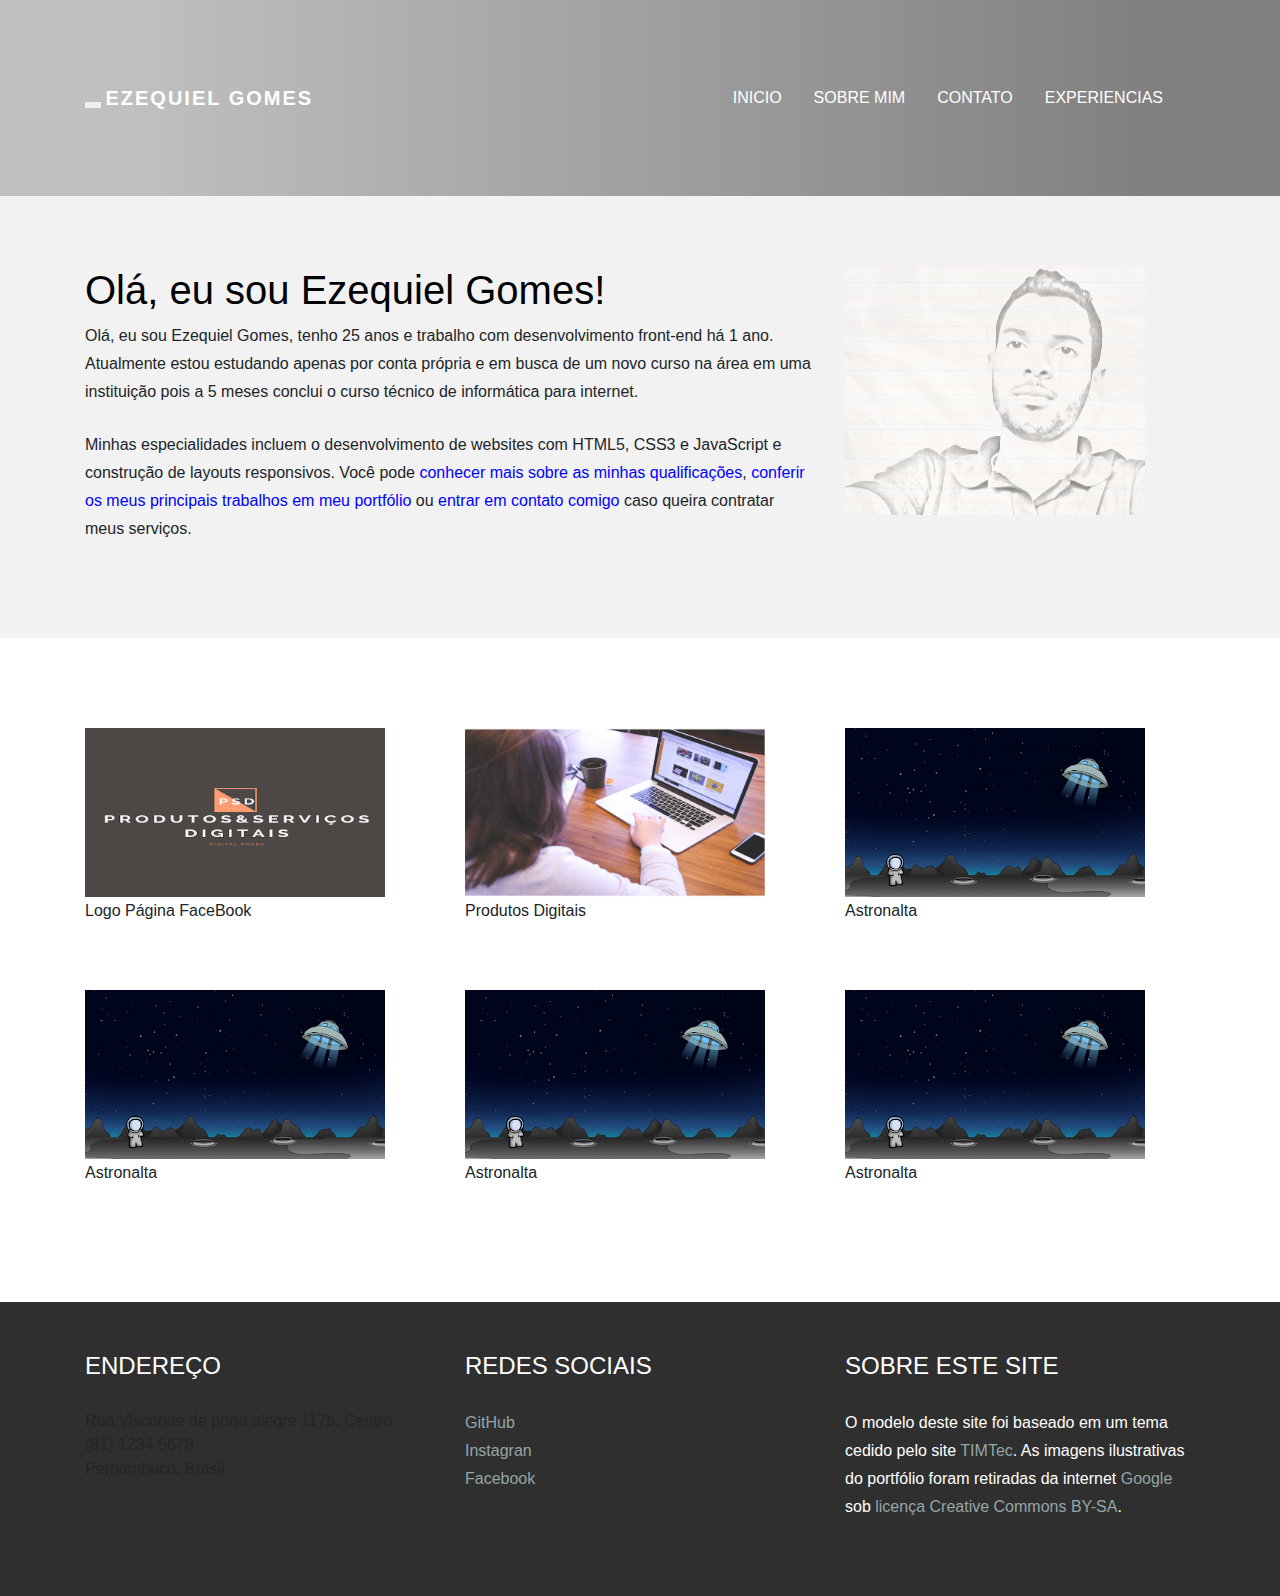
<file: index.html>
<!DOCTYPE html>
<html lang="pt-br">
	<head>
		<meta charset="UTF-8">
		 <meta http-equiv="X-UA-Compatible" content="IE=edge">
    	<meta name="viewport" content="width=device-width, initial-scale=1.0">
    	<meta name="description" content="Portfólio do desenvolvedor front-end site de teste.">
   		<meta name="author" content="Ezequiel">
		<!-- Icone do Site -->			
		<link rel="shortcut icon" href="../../docs-assets/ico/favicon.png">
	  	<meta name="viewport" content="width=device-width, initial-scale=1">
	  	<link rel="stylesheet" href="https://maxcdn.bootstrapcdn.com/bootstrap/4.1.3/css/bootstrap.min.css">
	  	<script src="https://maxcdn.bootstrapcdn.com/bootstrap/4.1.3/js/bootstrap.min.js"></script>
	  	<link href="fonts/glyphicons-halflings-regular.woff" rel="stylesheet">
	  	<script src="https://ajax.googleapis.com/ajax/libs/jquery/3.4.1/jquery.min.js"></script>
		
		<title>Ezequiel Gomes - Desenvolvedor Front-end</title>
		<!-- CSS customizado deste site -->
		<link rel="stylesheet" type="text/css" href="css/ArquivoCss.css" media="screen" />
		<!-- <link rel="stylesheet" type="text/css" href="css/bootstrap.css" media="screen" /> -->
		

					
	</head>
	
	</style>
	<body>
		<!-- Barra de navegação -->
		<header role="banner" class="navbar navbar-inverse navbar-static-top">
			<div class="container">
				<div class="navbar-header">
		          <button type="button" class="navbar-toggle" data-toggle="collapse" data-target=".navbar-collapse">
		            <span class="icon-bar"></span>
		            <span class="icon-bar"></span>
		            <span class="icon-bar"></span>
		            <span class="icon-bar"></span>
		          </button>
		          <a class="navbar-brand" href="index.html">EZEQUIEL GOMES</a>
        		</div>
        		<nav id="Menu" role="navigation" class="navbar navbar-expand-lg">
					<ul class="nav navbar-nav navbar-right">
						<li><a href="index.html" class="navbar navbar-expand-lg">Inicio</a></li>
						<li><a href="Quem_eu_sou.html" class="navbar navbar-expand-lg">Sobre mim</a></li>
						<li><a href="Contato.html" class="navbar navbar-expand-lg">Contato</a></li>
						<li><a href="Experiencias.html" class="navbar navbar-expand-lg">Experiencias</a></li>
					</ul>
				</nav>
			</div>	
		</header>

		<section id="ww" role="main">
		    <div class="container">
				<div class="row">
					<div class="col-lg-8 col-lg-offset-2 centered">
						<h1>Olá, eu sou Ezequiel Gomes!</h1>
						<p>Olá, eu sou Ezequiel Gomes, tenho 25 anos e trabalho com desenvolvimento front-end há 1 ano. Atualmente estou estudando apenas por conta própria e em busca de um novo curso na área em uma instituição pois a 5 meses conclui o curso técnico de informática para internet.</p>
						<p>Minhas especialidades incluem o desenvolvimento de websites com HTML5, CSS3 e JavaScript e construção de layouts responsivos. Você pode <a href="Quem_eu_sou.html">conhecer mais sobre as minhas qualificações</a>, <a href="Experiencias.html">conferir os meus principais trabalhos em meu portfólio</a> ou <a href="Contato.html">entrar em contato comigo</a> caso queira contratar meus serviços.</p>
					
					</div>

					<div class="col-lg-3">
						<img class="img-responsive" src="img/ezekigomes.png" alt="Atronalta perdido no espaço em algum planeta desconhecido olhando um discovoador" />
					</div>

				</div>
		    </div>
		</section>

		<aside class="container pt" role="complementary">
			<div class="row mt centered">
				<div class="col-lg-4">
					<a class="zoom blue" href="https://www.facebook.com/produtoseconteudodigital"><img class="img-responsive" src="img/LogoPaginaFaceBook.png" width="300" height="169" alt="Logo da Pagina Produtos_digitais Facebook" /></a>
					<p>Logo Página FaceBook</p>
				</div>

				<div class="col-lg-4">
					<a class="zoom blue" href="https://linktr.ee/produtosservicosdigitais"><img class="img-responsive" src="img/Produto_Digital.png" width="300" height="169" alt="Produtos Digitais Disponíel" /></a>
					<p>Produtos Digitais</p>
				</div>
				<div class="col-lg-4">
					<a class="zoom blue" href="AINDA VOU CRIAR PAGINA"><img class="img-responsive" src="img/discovoador_400x225.png" width="300" height="169" alt="Atronalta perdido no espaço em algum planeta desconhecido olhando um discovoador" /></a>
					<p>Astronalta</p>
				</div>
			</div>
			<div class="row mt centered">
				<div class="col-lg-4">
					<a class="zoom blue" href="AINDA VOU CRIAR PAGINA"><img class="img-responsive" src="img/discovoador_400x225.png" width="300" height="169" alt="Atronalta perdido no espaço em algum planeta desconhecido olhando um discovoador" /></a>
					<p>Astronalta</p>
				</div>

				<div class="col-lg-4">
					<a class="zoom blue" href="AINDA VOU CRIAR PAGINA"><img class="img-responsive" src="img/discovoador_400x225.png" width="300" height="169" alt="Atronalta perdido no espaço em algum planeta desconhecido olhando um discovoador" /></a>
					<p>Astronalta</p>
				</div>
				<div class="col-lg-4">
					<a class="zoom blue" href="AINDA VOU CRIAR PAGINA"><img class="img-responsive" src="img/discovoador_400x225.png" width="300" height="169" alt="Atronalta perdido no espaço em algum planeta desconhecido olhando um discovoador" /></a>
					<p>Astronalta</p>
				</div>
			</div>
		</aside>
		<footer id="footer" role="contentinfo">
			<div class="container">
				<div class="row">
					<div class="col-lg-4">
					<h4>Endereço</h4>
					<address>
						Rua Visconde de porto alegre 117b, Centro<br/>
						(81) 1234 5678<br/>
						Pernambuco, Brasil
					</address>
				</div>
				<div class="col-lg-4">
					<h4>Redes Sociais</h4>
					<p>
						<a href="https://github.com/ezekigomes">GitHub</a><br/>
						<a href="#">Instagran</a><br/>
						<a href="#">Facebook</a>
					</p>
				</div>

				<div class="col-lg-4">
					<h4>Sobre este site</h4>
					<p>O modelo deste site foi baseado em um tema cedido pelo site <a href="https://cursos.timtec.com.br/" target="course/desenvolvimento-de-front-end/intro">TIMTec</a>. As imagens ilustrativas do portfólio foram retiradas da internet <a href="www.google.com" target="_blank">Google</a> sob <a href="http://creativecommons.org/licenses/by-sa/3.0/" target="_blank">licença Creative Commons BY-SA</a>.</p>
				</div>

				
				</div>
			</div>
		</footer>
				
		
	</body>
	

</html>
</file>
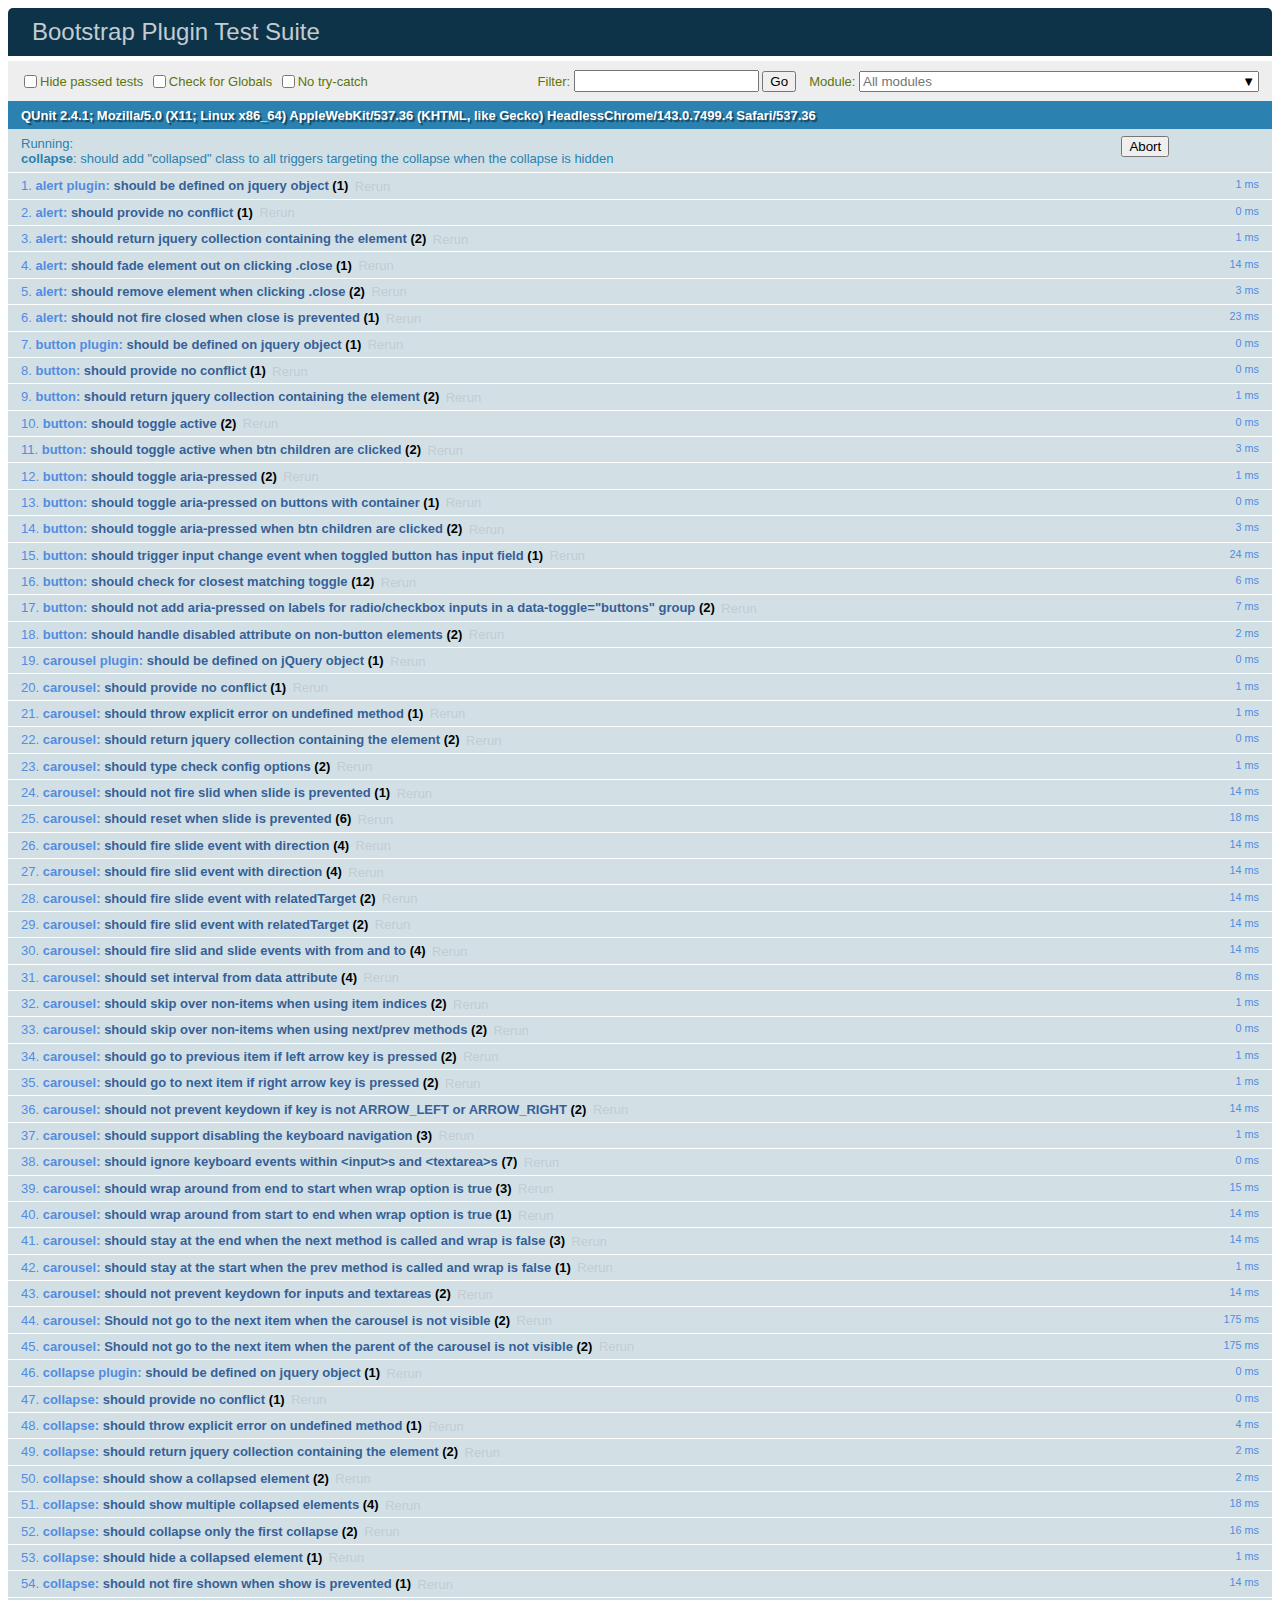
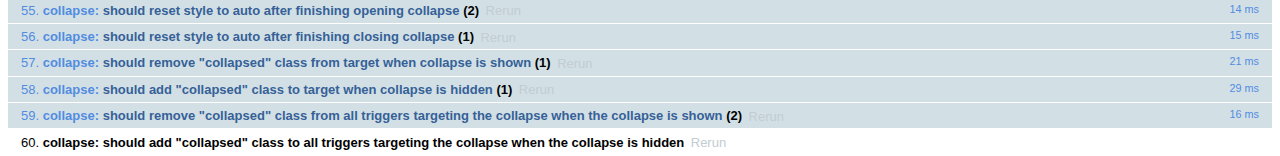
<file: bootstrap-4.0.0/bootstrap-4.0.0/js/tests/index.html>
<!doctype html>
<html lang="en">
  <head>
    <meta charset="utf-8">
    <meta name="viewport" content="width=device-width, initial-scale=1, shrink-to-fit=no">
    <title>Bootstrap Plugin Test Suite</title>

    <!-- jQuery -->
    <script>
      (function () {
        var path = '../../assets/js/vendor/jquery-slim.min.js'
        // get jquery param from the query string.
        var jQueryVersion = location.search.match(/[?&]jquery=(.*?)(?=&|$)/)

        // If a version was specified, use that version from our vendor folder
        if (jQueryVersion) {
          path = 'vendor/jquery-' + jQueryVersion[1] + '.min.js'
        }
        document.write('<script src="' + path + '"><\/script>')
      }())
    </script>
    <script src="../../assets/js/vendor/popper.min.js"></script>

    <!-- QUnit -->
    <link rel="stylesheet" href="vendor/qunit.css" media="screen">
    <script src="vendor/qunit.js"></script>

    <script>
      // Disable jQuery event aliases to ensure we don't accidentally use any of them
      [
        'blur',
        'focus',
        'focusin',
        'focusout',
        'resize',
        'scroll',
        'click',
        'dblclick',
        'mousedown',
        'mouseup',
        'mousemove',
        'mouseover',
        'mouseout',
        'mouseenter',
        'mouseleave',
        'change',
        'select',
        'submit',
        'keydown',
        'keypress',
        'keyup',
        'contextmenu'
      ].forEach(function(eventAlias) {
        $.fn[eventAlias] = function() {
          throw new Error('Using the ".' + eventAlias + '()" method is not allowed, so that Bootstrap can be compatible with custom jQuery builds which exclude the "event aliases" module that defines said method. See https://github.com/twbs/bootstrap/blob/master/CONTRIBUTING.md#js')
        }
      })

      // Require assert.expect in each test
      QUnit.config.requireExpects = true

      // See https://github.com/axemclion/grunt-saucelabs#test-result-details-with-qunit
      var log = []
      var testName

      QUnit.done(function(testResults) {
        var tests = []
        for (var i = 0; i < log.length; i++) {
          var details = log[i]
          tests.push({
            name: details.name,
            result: details.result,
            expected: details.expected,
            actual: details.actual,
            source: details.source
          })
        }
        testResults.tests = tests

        window.global_test_results = testResults
      })

      QUnit.testStart(function(testDetails) {
        QUnit.log(function(details) {
          if (!details.result) {
            details.name = testDetails.name
            log.push(details)
          }
        })
      })

      // Display fixture on-screen on iOS to avoid false positives
      // See https://github.com/twbs/bootstrap/pull/15955
      if (/iPhone|iPad|iPod/.test(navigator.userAgent)) {
        QUnit.begin(function() {
          $('#qunit-fixture').css({ top: 0, left: 0 })
        })

        QUnit.done(function() {
          $('#qunit-fixture').css({ top: '', left: '' })
        })
      }
    </script>

    <!-- Transpiled Plugins -->
    <script src="../dist/util.js"></script>
    <script src="../dist/alert.js"></script>
    <script src="../dist/button.js"></script>
    <script src="../dist/carousel.js"></script>
    <script src="../dist/collapse.js"></script>
    <script src="../dist/dropdown.js"></script>
    <script src="../dist/modal.js"></script>
    <script src="../dist/scrollspy.js"></script>
    <script src="../dist/tab.js"></script>
    <script src="../dist/tooltip.js"></script>
    <script src="../dist/popover.js"></script>

    <!-- Unit Tests -->
    <script src="unit/alert.js"></script>
    <script src="unit/button.js"></script>
    <script src="unit/carousel.js"></script>
    <script src="unit/collapse.js"></script>
    <script src="unit/dropdown.js"></script>
    <script src="unit/modal.js"></script>
    <script src="unit/scrollspy.js"></script>
    <script src="unit/tab.js"></script>
    <script src="unit/tooltip.js"></script>
    <script src="unit/popover.js"></script>
    <script src="unit/util.js"></script>
  </head>
  <body>
    <div id="qunit-container">
      <div id="qunit"></div>
      <div id="qunit-fixture"></div>
    </div>
  </body>
</html>
</file>
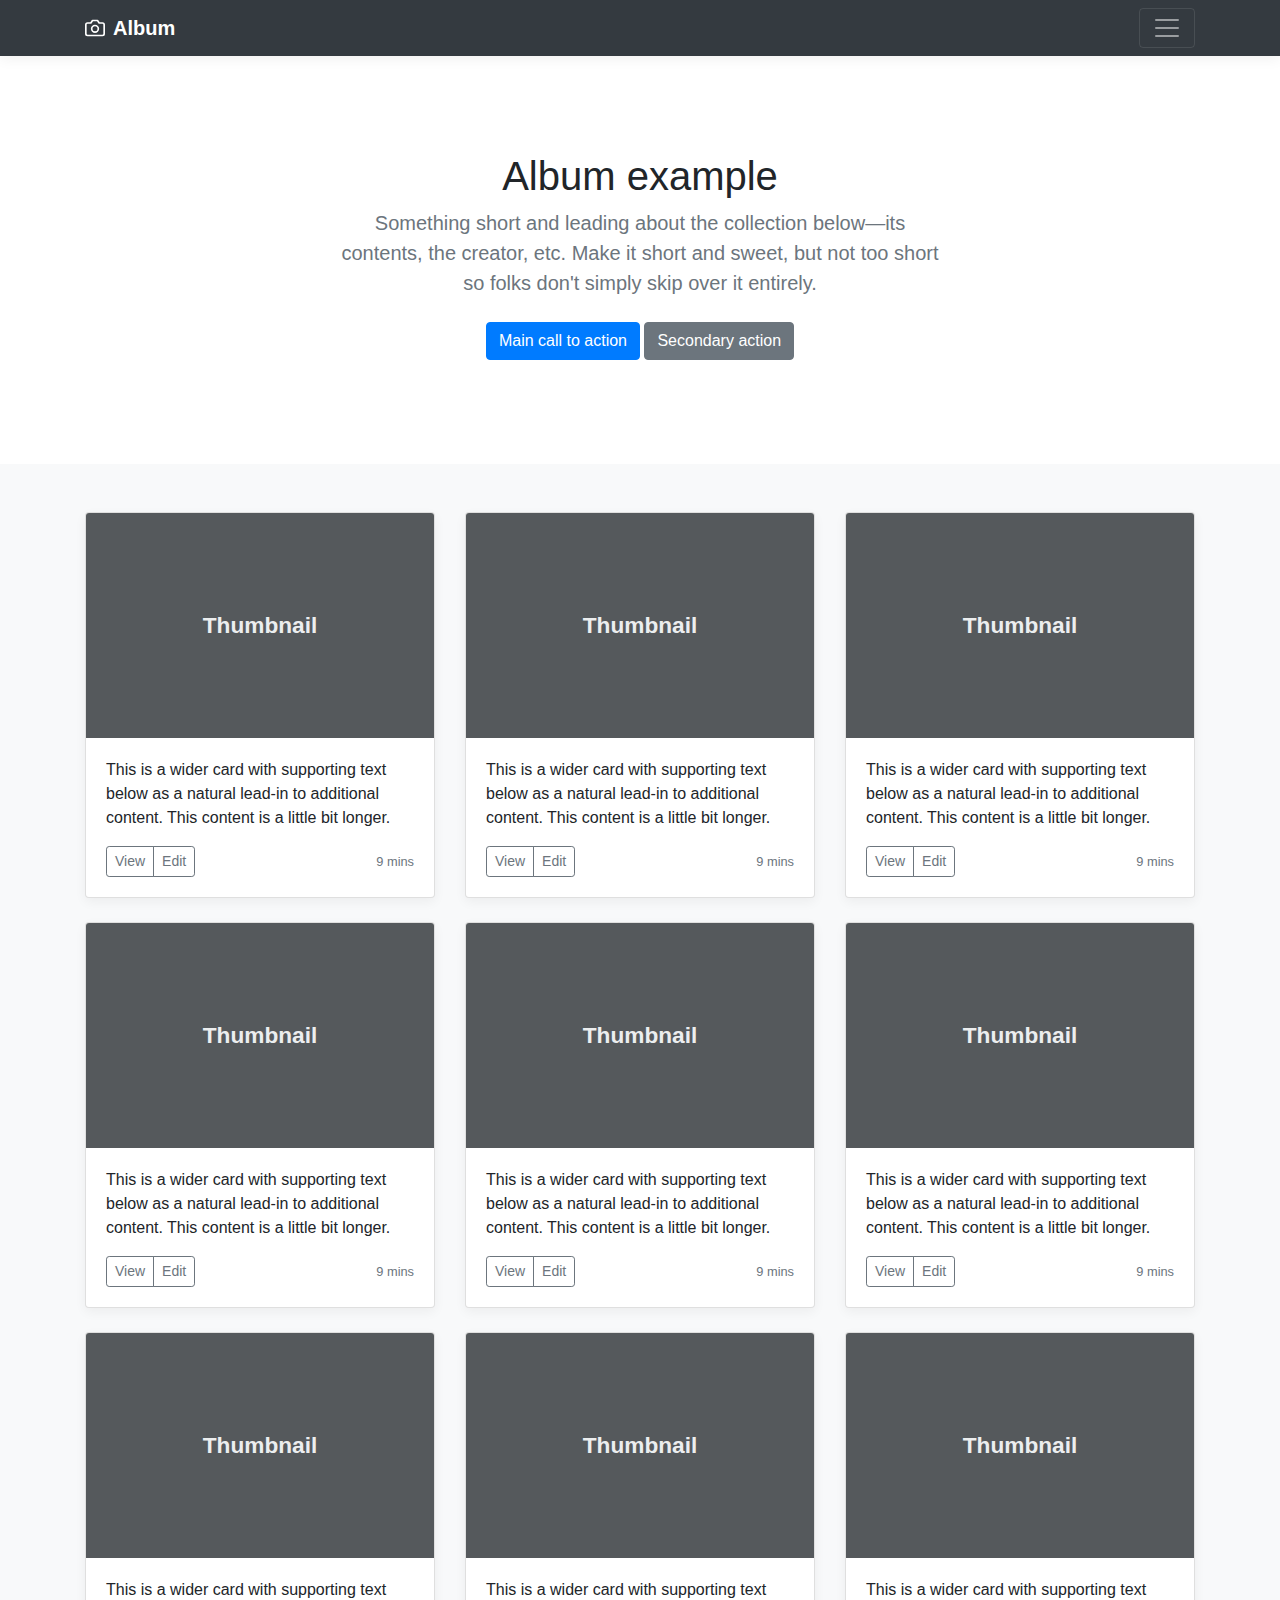
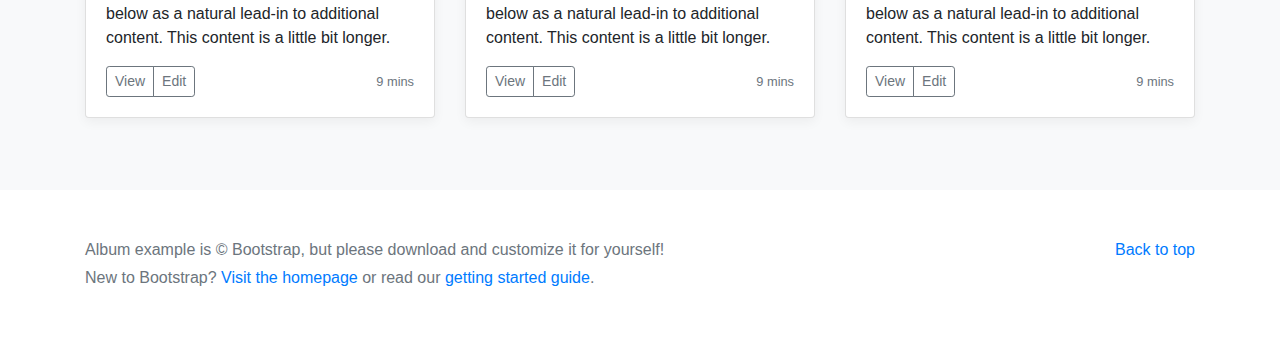
<file: bootstrap-4.0.0/bootstrap-4.0.0/docs/4.0/examples/album/index.html>
<!doctype html>
<html lang="en">
  <head>
    <meta charset="utf-8">
    <meta name="viewport" content="width=device-width, initial-scale=1, shrink-to-fit=no">
    <meta name="description" content="">
    <meta name="author" content="">
    <link rel="icon" href="../../../../favicon.ico">

    <title>Album example for Bootstrap</title>

    <!-- Bootstrap core CSS -->
    <link href="../../../../dist/css/bootstrap.min.css" rel="stylesheet">

    <!-- Custom styles for this template -->
    <link href="album.css" rel="stylesheet">
  </head>

  <body>

    <header>
      <div class="collapse bg-dark" id="navbarHeader">
        <div class="container">
          <div class="row">
            <div class="col-sm-8 col-md-7 py-4">
              <h4 class="text-white">About</h4>
              <p class="text-muted">Add some information about the album below, the author, or any other background context. Make it a few sentences long so folks can pick up some informative tidbits. Then, link them off to some social networking sites or contact information.</p>
            </div>
            <div class="col-sm-4 offset-md-1 py-4">
              <h4 class="text-white">Contact</h4>
              <ul class="list-unstyled">
                <li><a href="#" class="text-white">Follow on Twitter</a></li>
                <li><a href="#" class="text-white">Like on Facebook</a></li>
                <li><a href="#" class="text-white">Email me</a></li>
              </ul>
            </div>
          </div>
        </div>
      </div>
      <div class="navbar navbar-dark bg-dark box-shadow">
        <div class="container d-flex justify-content-between">
          <a href="#" class="navbar-brand d-flex align-items-center">
            <svg xmlns="http://www.w3.org/2000/svg" width="20" height="20" viewBox="0 0 24 24" fill="none" stroke="currentColor" stroke-width="2" stroke-linecap="round" stroke-linejoin="round" class="mr-2"><path d="M23 19a2 2 0 0 1-2 2H3a2 2 0 0 1-2-2V8a2 2 0 0 1 2-2h4l2-3h6l2 3h4a2 2 0 0 1 2 2z"></path><circle cx="12" cy="13" r="4"></circle></svg>
            <strong>Album</strong>
          </a>
          <button class="navbar-toggler" type="button" data-toggle="collapse" data-target="#navbarHeader" aria-controls="navbarHeader" aria-expanded="false" aria-label="Toggle navigation">
            <span class="navbar-toggler-icon"></span>
          </button>
        </div>
      </div>
    </header>

    <main role="main">

      <section class="jumbotron text-center">
        <div class="container">
          <h1 class="jumbotron-heading">Album example</h1>
          <p class="lead text-muted">Something short and leading about the collection below—its contents, the creator, etc. Make it short and sweet, but not too short so folks don't simply skip over it entirely.</p>
          <p>
            <a href="#" class="btn btn-primary my-2">Main call to action</a>
            <a href="#" class="btn btn-secondary my-2">Secondary action</a>
          </p>
        </div>
      </section>

      <div class="album py-5 bg-light">
        <div class="container">

          <div class="row">
            <div class="col-md-4">
              <div class="card mb-4 box-shadow">
                <img class="card-img-top" data-src="holder.js/100px225?theme=thumb&bg=55595c&fg=eceeef&text=Thumbnail" alt="Card image cap">
                <div class="card-body">
                  <p class="card-text">This is a wider card with supporting text below as a natural lead-in to additional content. This content is a little bit longer.</p>
                  <div class="d-flex justify-content-between align-items-center">
                    <div class="btn-group">
                      <button type="button" class="btn btn-sm btn-outline-secondary">View</button>
                      <button type="button" class="btn btn-sm btn-outline-secondary">Edit</button>
                    </div>
                    <small class="text-muted">9 mins</small>
                  </div>
                </div>
              </div>
            </div>
            <div class="col-md-4">
              <div class="card mb-4 box-shadow">
                <img class="card-img-top" data-src="holder.js/100px225?theme=thumb&bg=55595c&fg=eceeef&text=Thumbnail" alt="Card image cap">
                <div class="card-body">
                  <p class="card-text">This is a wider card with supporting text below as a natural lead-in to additional content. This content is a little bit longer.</p>
                  <div class="d-flex justify-content-between align-items-center">
                    <div class="btn-group">
                      <button type="button" class="btn btn-sm btn-outline-secondary">View</button>
                      <button type="button" class="btn btn-sm btn-outline-secondary">Edit</button>
                    </div>
                    <small class="text-muted">9 mins</small>
                  </div>
                </div>
              </div>
            </div>
            <div class="col-md-4">
              <div class="card mb-4 box-shadow">
                <img class="card-img-top" data-src="holder.js/100px225?theme=thumb&bg=55595c&fg=eceeef&text=Thumbnail" alt="Card image cap">
                <div class="card-body">
                  <p class="card-text">This is a wider card with supporting text below as a natural lead-in to additional content. This content is a little bit longer.</p>
                  <div class="d-flex justify-content-between align-items-center">
                    <div class="btn-group">
                      <button type="button" class="btn btn-sm btn-outline-secondary">View</button>
                      <button type="button" class="btn btn-sm btn-outline-secondary">Edit</button>
                    </div>
                    <small class="text-muted">9 mins</small>
                  </div>
                </div>
              </div>
            </div>

            <div class="col-md-4">
              <div class="card mb-4 box-shadow">
                <img class="card-img-top" data-src="holder.js/100px225?theme=thumb&bg=55595c&fg=eceeef&text=Thumbnail" alt="Card image cap">
                <div class="card-body">
                  <p class="card-text">This is a wider card with supporting text below as a natural lead-in to additional content. This content is a little bit longer.</p>
                  <div class="d-flex justify-content-between align-items-center">
                    <div class="btn-group">
                      <button type="button" class="btn btn-sm btn-outline-secondary">View</button>
                      <button type="button" class="btn btn-sm btn-outline-secondary">Edit</button>
                    </div>
                    <small class="text-muted">9 mins</small>
                  </div>
                </div>
              </div>
            </div>
            <div class="col-md-4">
              <div class="card mb-4 box-shadow">
                <img class="card-img-top" data-src="holder.js/100px225?theme=thumb&bg=55595c&fg=eceeef&text=Thumbnail" alt="Card image cap">
                <div class="card-body">
                  <p class="card-text">This is a wider card with supporting text below as a natural lead-in to additional content. This content is a little bit longer.</p>
                  <div class="d-flex justify-content-between align-items-center">
                    <div class="btn-group">
                      <button type="button" class="btn btn-sm btn-outline-secondary">View</button>
                      <button type="button" class="btn btn-sm btn-outline-secondary">Edit</button>
                    </div>
                    <small class="text-muted">9 mins</small>
                  </div>
                </div>
              </div>
            </div>
            <div class="col-md-4">
              <div class="card mb-4 box-shadow">
                <img class="card-img-top" data-src="holder.js/100px225?theme=thumb&bg=55595c&fg=eceeef&text=Thumbnail" alt="Card image cap">
                <div class="card-body">
                  <p class="card-text">This is a wider card with supporting text below as a natural lead-in to additional content. This content is a little bit longer.</p>
                  <div class="d-flex justify-content-between align-items-center">
                    <div class="btn-group">
                      <button type="button" class="btn btn-sm btn-outline-secondary">View</button>
                      <button type="button" class="btn btn-sm btn-outline-secondary">Edit</button>
                    </div>
                    <small class="text-muted">9 mins</small>
                  </div>
                </div>
              </div>
            </div>

            <div class="col-md-4">
              <div class="card mb-4 box-shadow">
                <img class="card-img-top" data-src="holder.js/100px225?theme=thumb&bg=55595c&fg=eceeef&text=Thumbnail" alt="Card image cap">
                <div class="card-body">
                  <p class="card-text">This is a wider card with supporting text below as a natural lead-in to additional content. This content is a little bit longer.</p>
                  <div class="d-flex justify-content-between align-items-center">
                    <div class="btn-group">
                      <button type="button" class="btn btn-sm btn-outline-secondary">View</button>
                      <button type="button" class="btn btn-sm btn-outline-secondary">Edit</button>
                    </div>
                    <small class="text-muted">9 mins</small>
                  </div>
                </div>
              </div>
            </div>
            <div class="col-md-4">
              <div class="card mb-4 box-shadow">
                <img class="card-img-top" data-src="holder.js/100px225?theme=thumb&bg=55595c&fg=eceeef&text=Thumbnail" alt="Card image cap">
                <div class="card-body">
                  <p class="card-text">This is a wider card with supporting text below as a natural lead-in to additional content. This content is a little bit longer.</p>
                  <div class="d-flex justify-content-between align-items-center">
                    <div class="btn-group">
                      <button type="button" class="btn btn-sm btn-outline-secondary">View</button>
                      <button type="button" class="btn btn-sm btn-outline-secondary">Edit</button>
                    </div>
                    <small class="text-muted">9 mins</small>
                  </div>
                </div>
              </div>
            </div>
            <div class="col-md-4">
              <div class="card mb-4 box-shadow">
                <img class="card-img-top" data-src="holder.js/100px225?theme=thumb&bg=55595c&fg=eceeef&text=Thumbnail" alt="Card image cap">
                <div class="card-body">
                  <p class="card-text">This is a wider card with supporting text below as a natural lead-in to additional content. This content is a little bit longer.</p>
                  <div class="d-flex justify-content-between align-items-center">
                    <div class="btn-group">
                      <button type="button" class="btn btn-sm btn-outline-secondary">View</button>
                      <button type="button" class="btn btn-sm btn-outline-secondary">Edit</button>
                    </div>
                    <small class="text-muted">9 mins</small>
                  </div>
                </div>
              </div>
            </div>
          </div>
        </div>
      </div>

    </main>

    <footer class="text-muted">
      <div class="container">
        <p class="float-right">
          <a href="#">Back to top</a>
        </p>
        <p>Album example is &copy; Bootstrap, but please download and customize it for yourself!</p>
        <p>New to Bootstrap? <a href="../../">Visit the homepage</a> or read our <a href="../../getting-started/">getting started guide</a>.</p>
      </div>
    </footer>

    <!-- Bootstrap core JavaScript
    ================================================== -->
    <!-- Placed at the end of the document so the pages load faster -->
    <script src="https://code.jquery.com/jquery-3.2.1.slim.min.js" integrity="sha384-KJ3o2DKtIkvYIK3UENzmM7KCkRr/rE9/Qpg6aAZGJwFDMVNA/GpGFF93hXpG5KkN" crossorigin="anonymous"></script>
    <script>window.jQuery || document.write('<script src="../../../../assets/js/vendor/jquery-slim.min.js"><\/script>')</script>
    <script src="../../../../assets/js/vendor/popper.min.js"></script>
    <script src="../../../../dist/js/bootstrap.min.js"></script>
    <script src="../../../../assets/js/vendor/holder.min.js"></script>
  </body>
</html>
</file>
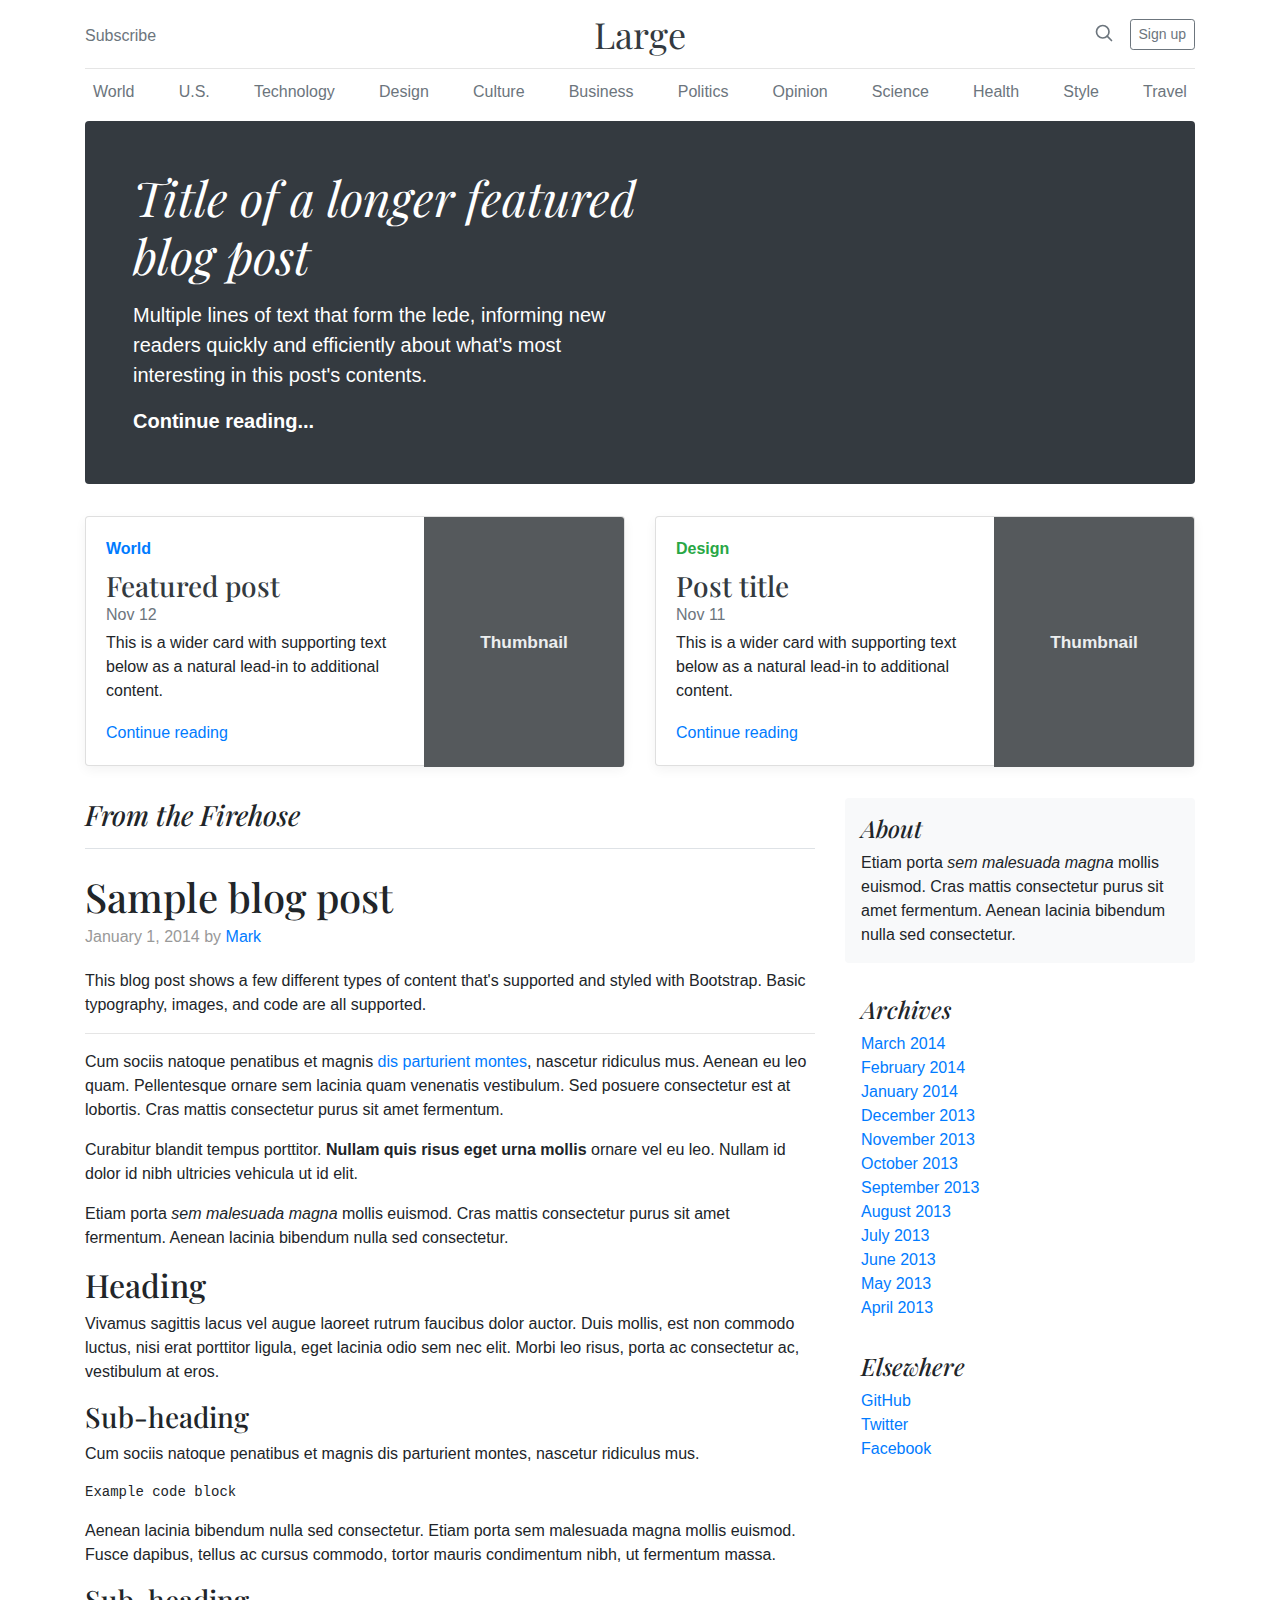
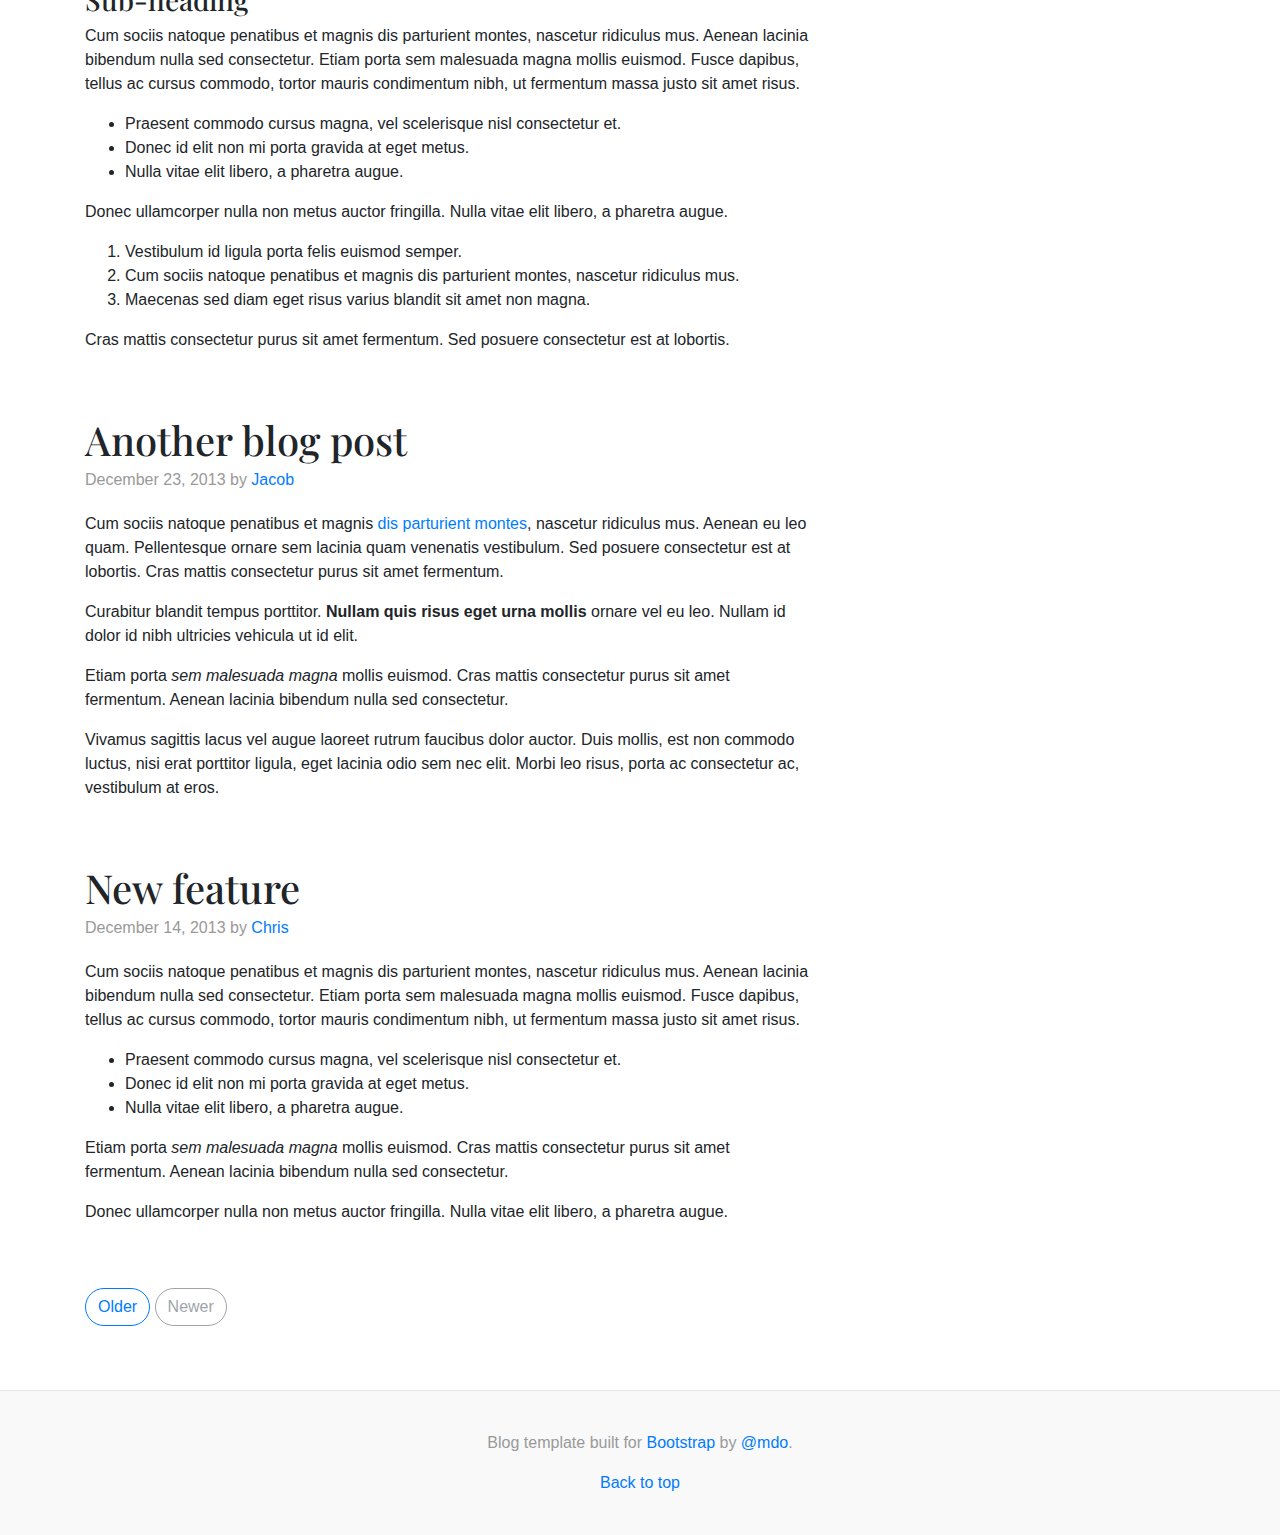
<file: bootstrap-4.0.0/bootstrap-4.0.0/docs/4.0/examples/blog/index.html>
<!doctype html>
<html lang="en">
  <head>
    <meta charset="utf-8">
    <meta name="viewport" content="width=device-width, initial-scale=1, shrink-to-fit=no">
    <meta name="description" content="">
    <meta name="author" content="">
    <link rel="icon" href="../../../../favicon.ico">

    <title>Blog Template for Bootstrap</title>

    <!-- Bootstrap core CSS -->
    <link href="../../../../dist/css/bootstrap.min.css" rel="stylesheet">

    <!-- Custom styles for this template -->
    <link href="https://fonts.googleapis.com/css?family=Playfair+Display:700,900" rel="stylesheet">
    <link href="blog.css" rel="stylesheet">
  </head>

  <body>

    <div class="container">
      <header class="blog-header py-3">
        <div class="row flex-nowrap justify-content-between align-items-center">
          <div class="col-4 pt-1">
            <a class="text-muted" href="#">Subscribe</a>
          </div>
          <div class="col-4 text-center">
            <a class="blog-header-logo text-dark" href="#">Large</a>
          </div>
          <div class="col-4 d-flex justify-content-end align-items-center">
            <a class="text-muted" href="#">
              <svg xmlns="http://www.w3.org/2000/svg" width="20" height="20" viewBox="0 0 24 24" fill="none" stroke="currentColor" stroke-width="2" stroke-linecap="round" stroke-linejoin="round" class="mx-3"><circle cx="10.5" cy="10.5" r="7.5"></circle><line x1="21" y1="21" x2="15.8" y2="15.8"></line></svg>
            </a>
            <a class="btn btn-sm btn-outline-secondary" href="#">Sign up</a>
          </div>
        </div>
      </header>

      <div class="nav-scroller py-1 mb-2">
        <nav class="nav d-flex justify-content-between">
          <a class="p-2 text-muted" href="#">World</a>
          <a class="p-2 text-muted" href="#">U.S.</a>
          <a class="p-2 text-muted" href="#">Technology</a>
          <a class="p-2 text-muted" href="#">Design</a>
          <a class="p-2 text-muted" href="#">Culture</a>
          <a class="p-2 text-muted" href="#">Business</a>
          <a class="p-2 text-muted" href="#">Politics</a>
          <a class="p-2 text-muted" href="#">Opinion</a>
          <a class="p-2 text-muted" href="#">Science</a>
          <a class="p-2 text-muted" href="#">Health</a>
          <a class="p-2 text-muted" href="#">Style</a>
          <a class="p-2 text-muted" href="#">Travel</a>
        </nav>
      </div>

      <div class="jumbotron p-3 p-md-5 text-white rounded bg-dark">
        <div class="col-md-6 px-0">
          <h1 class="display-4 font-italic">Title of a longer featured blog post</h1>
          <p class="lead my-3">Multiple lines of text that form the lede, informing new readers quickly and efficiently about what's most interesting in this post's contents.</p>
          <p class="lead mb-0"><a href="#" class="text-white font-weight-bold">Continue reading...</a></p>
        </div>
      </div>

      <div class="row mb-2">
        <div class="col-md-6">
          <div class="card flex-md-row mb-4 box-shadow h-md-250">
            <div class="card-body d-flex flex-column align-items-start">
              <strong class="d-inline-block mb-2 text-primary">World</strong>
              <h3 class="mb-0">
                <a class="text-dark" href="#">Featured post</a>
              </h3>
              <div class="mb-1 text-muted">Nov 12</div>
              <p class="card-text mb-auto">This is a wider card with supporting text below as a natural lead-in to additional content.</p>
              <a href="#">Continue reading</a>
            </div>
            <img class="card-img-right flex-auto d-none d-md-block" data-src="holder.js/200x250?theme=thumb" alt="Card image cap">
          </div>
        </div>
        <div class="col-md-6">
          <div class="card flex-md-row mb-4 box-shadow h-md-250">
            <div class="card-body d-flex flex-column align-items-start">
              <strong class="d-inline-block mb-2 text-success">Design</strong>
              <h3 class="mb-0">
                <a class="text-dark" href="#">Post title</a>
              </h3>
              <div class="mb-1 text-muted">Nov 11</div>
              <p class="card-text mb-auto">This is a wider card with supporting text below as a natural lead-in to additional content.</p>
              <a href="#">Continue reading</a>
            </div>
            <img class="card-img-right flex-auto d-none d-md-block" data-src="holder.js/200x250?theme=thumb" alt="Card image cap">
          </div>
        </div>
      </div>
    </div>

    <main role="main" class="container">
      <div class="row">
        <div class="col-md-8 blog-main">
          <h3 class="pb-3 mb-4 font-italic border-bottom">
            From the Firehose
          </h3>

          <div class="blog-post">
            <h2 class="blog-post-title">Sample blog post</h2>
            <p class="blog-post-meta">January 1, 2014 by <a href="#">Mark</a></p>

            <p>This blog post shows a few different types of content that's supported and styled with Bootstrap. Basic typography, images, and code are all supported.</p>
            <hr>
            <p>Cum sociis natoque penatibus et magnis <a href="#">dis parturient montes</a>, nascetur ridiculus mus. Aenean eu leo quam. Pellentesque ornare sem lacinia quam venenatis vestibulum. Sed posuere consectetur est at lobortis. Cras mattis consectetur purus sit amet fermentum.</p>
            <blockquote>
              <p>Curabitur blandit tempus porttitor. <strong>Nullam quis risus eget urna mollis</strong> ornare vel eu leo. Nullam id dolor id nibh ultricies vehicula ut id elit.</p>
            </blockquote>
            <p>Etiam porta <em>sem malesuada magna</em> mollis euismod. Cras mattis consectetur purus sit amet fermentum. Aenean lacinia bibendum nulla sed consectetur.</p>
            <h2>Heading</h2>
            <p>Vivamus sagittis lacus vel augue laoreet rutrum faucibus dolor auctor. Duis mollis, est non commodo luctus, nisi erat porttitor ligula, eget lacinia odio sem nec elit. Morbi leo risus, porta ac consectetur ac, vestibulum at eros.</p>
            <h3>Sub-heading</h3>
            <p>Cum sociis natoque penatibus et magnis dis parturient montes, nascetur ridiculus mus.</p>
            <pre><code>Example code block</code></pre>
            <p>Aenean lacinia bibendum nulla sed consectetur. Etiam porta sem malesuada magna mollis euismod. Fusce dapibus, tellus ac cursus commodo, tortor mauris condimentum nibh, ut fermentum massa.</p>
            <h3>Sub-heading</h3>
            <p>Cum sociis natoque penatibus et magnis dis parturient montes, nascetur ridiculus mus. Aenean lacinia bibendum nulla sed consectetur. Etiam porta sem malesuada magna mollis euismod. Fusce dapibus, tellus ac cursus commodo, tortor mauris condimentum nibh, ut fermentum massa justo sit amet risus.</p>
            <ul>
              <li>Praesent commodo cursus magna, vel scelerisque nisl consectetur et.</li>
              <li>Donec id elit non mi porta gravida at eget metus.</li>
              <li>Nulla vitae elit libero, a pharetra augue.</li>
            </ul>
            <p>Donec ullamcorper nulla non metus auctor fringilla. Nulla vitae elit libero, a pharetra augue.</p>
            <ol>
              <li>Vestibulum id ligula porta felis euismod semper.</li>
              <li>Cum sociis natoque penatibus et magnis dis parturient montes, nascetur ridiculus mus.</li>
              <li>Maecenas sed diam eget risus varius blandit sit amet non magna.</li>
            </ol>
            <p>Cras mattis consectetur purus sit amet fermentum. Sed posuere consectetur est at lobortis.</p>
          </div><!-- /.blog-post -->

          <div class="blog-post">
            <h2 class="blog-post-title">Another blog post</h2>
            <p class="blog-post-meta">December 23, 2013 by <a href="#">Jacob</a></p>

            <p>Cum sociis natoque penatibus et magnis <a href="#">dis parturient montes</a>, nascetur ridiculus mus. Aenean eu leo quam. Pellentesque ornare sem lacinia quam venenatis vestibulum. Sed posuere consectetur est at lobortis. Cras mattis consectetur purus sit amet fermentum.</p>
            <blockquote>
              <p>Curabitur blandit tempus porttitor. <strong>Nullam quis risus eget urna mollis</strong> ornare vel eu leo. Nullam id dolor id nibh ultricies vehicula ut id elit.</p>
            </blockquote>
            <p>Etiam porta <em>sem malesuada magna</em> mollis euismod. Cras mattis consectetur purus sit amet fermentum. Aenean lacinia bibendum nulla sed consectetur.</p>
            <p>Vivamus sagittis lacus vel augue laoreet rutrum faucibus dolor auctor. Duis mollis, est non commodo luctus, nisi erat porttitor ligula, eget lacinia odio sem nec elit. Morbi leo risus, porta ac consectetur ac, vestibulum at eros.</p>
          </div><!-- /.blog-post -->

          <div class="blog-post">
            <h2 class="blog-post-title">New feature</h2>
            <p class="blog-post-meta">December 14, 2013 by <a href="#">Chris</a></p>

            <p>Cum sociis natoque penatibus et magnis dis parturient montes, nascetur ridiculus mus. Aenean lacinia bibendum nulla sed consectetur. Etiam porta sem malesuada magna mollis euismod. Fusce dapibus, tellus ac cursus commodo, tortor mauris condimentum nibh, ut fermentum massa justo sit amet risus.</p>
            <ul>
              <li>Praesent commodo cursus magna, vel scelerisque nisl consectetur et.</li>
              <li>Donec id elit non mi porta gravida at eget metus.</li>
              <li>Nulla vitae elit libero, a pharetra augue.</li>
            </ul>
            <p>Etiam porta <em>sem malesuada magna</em> mollis euismod. Cras mattis consectetur purus sit amet fermentum. Aenean lacinia bibendum nulla sed consectetur.</p>
            <p>Donec ullamcorper nulla non metus auctor fringilla. Nulla vitae elit libero, a pharetra augue.</p>
          </div><!-- /.blog-post -->

          <nav class="blog-pagination">
            <a class="btn btn-outline-primary" href="#">Older</a>
            <a class="btn btn-outline-secondary disabled" href="#">Newer</a>
          </nav>

        </div><!-- /.blog-main -->

        <aside class="col-md-4 blog-sidebar">
          <div class="p-3 mb-3 bg-light rounded">
            <h4 class="font-italic">About</h4>
            <p class="mb-0">Etiam porta <em>sem malesuada magna</em> mollis euismod. Cras mattis consectetur purus sit amet fermentum. Aenean lacinia bibendum nulla sed consectetur.</p>
          </div>

          <div class="p-3">
            <h4 class="font-italic">Archives</h4>
            <ol class="list-unstyled mb-0">
              <li><a href="#">March 2014</a></li>
              <li><a href="#">February 2014</a></li>
              <li><a href="#">January 2014</a></li>
              <li><a href="#">December 2013</a></li>
              <li><a href="#">November 2013</a></li>
              <li><a href="#">October 2013</a></li>
              <li><a href="#">September 2013</a></li>
              <li><a href="#">August 2013</a></li>
              <li><a href="#">July 2013</a></li>
              <li><a href="#">June 2013</a></li>
              <li><a href="#">May 2013</a></li>
              <li><a href="#">April 2013</a></li>
            </ol>
          </div>

          <div class="p-3">
            <h4 class="font-italic">Elsewhere</h4>
            <ol class="list-unstyled">
              <li><a href="#">GitHub</a></li>
              <li><a href="#">Twitter</a></li>
              <li><a href="#">Facebook</a></li>
            </ol>
          </div>
        </aside><!-- /.blog-sidebar -->

      </div><!-- /.row -->

    </main><!-- /.container -->

    <footer class="blog-footer">
      <p>Blog template built for <a href="https://getbootstrap.com/">Bootstrap</a> by <a href="https://twitter.com/mdo">@mdo</a>.</p>
      <p>
        <a href="#">Back to top</a>
      </p>
    </footer>

    <!-- Bootstrap core JavaScript
    ================================================== -->
    <!-- Placed at the end of the document so the pages load faster -->
    <script src="https://code.jquery.com/jquery-3.2.1.slim.min.js" integrity="sha384-KJ3o2DKtIkvYIK3UENzmM7KCkRr/rE9/Qpg6aAZGJwFDMVNA/GpGFF93hXpG5KkN" crossorigin="anonymous"></script>
    <script>window.jQuery || document.write('<script src="../../../../assets/js/vendor/jquery-slim.min.js"><\/script>')</script>
    <script src="../../../../assets/js/vendor/popper.min.js"></script>
    <script src="../../../../dist/js/bootstrap.min.js"></script>
    <script src="../../../../assets/js/vendor/holder.min.js"></script>
    <script>
      Holder.addTheme('thumb', {
        bg: '#55595c',
        fg: '#eceeef',
        text: 'Thumbnail'
      });
    </script>
  </body>
</html>
</file>
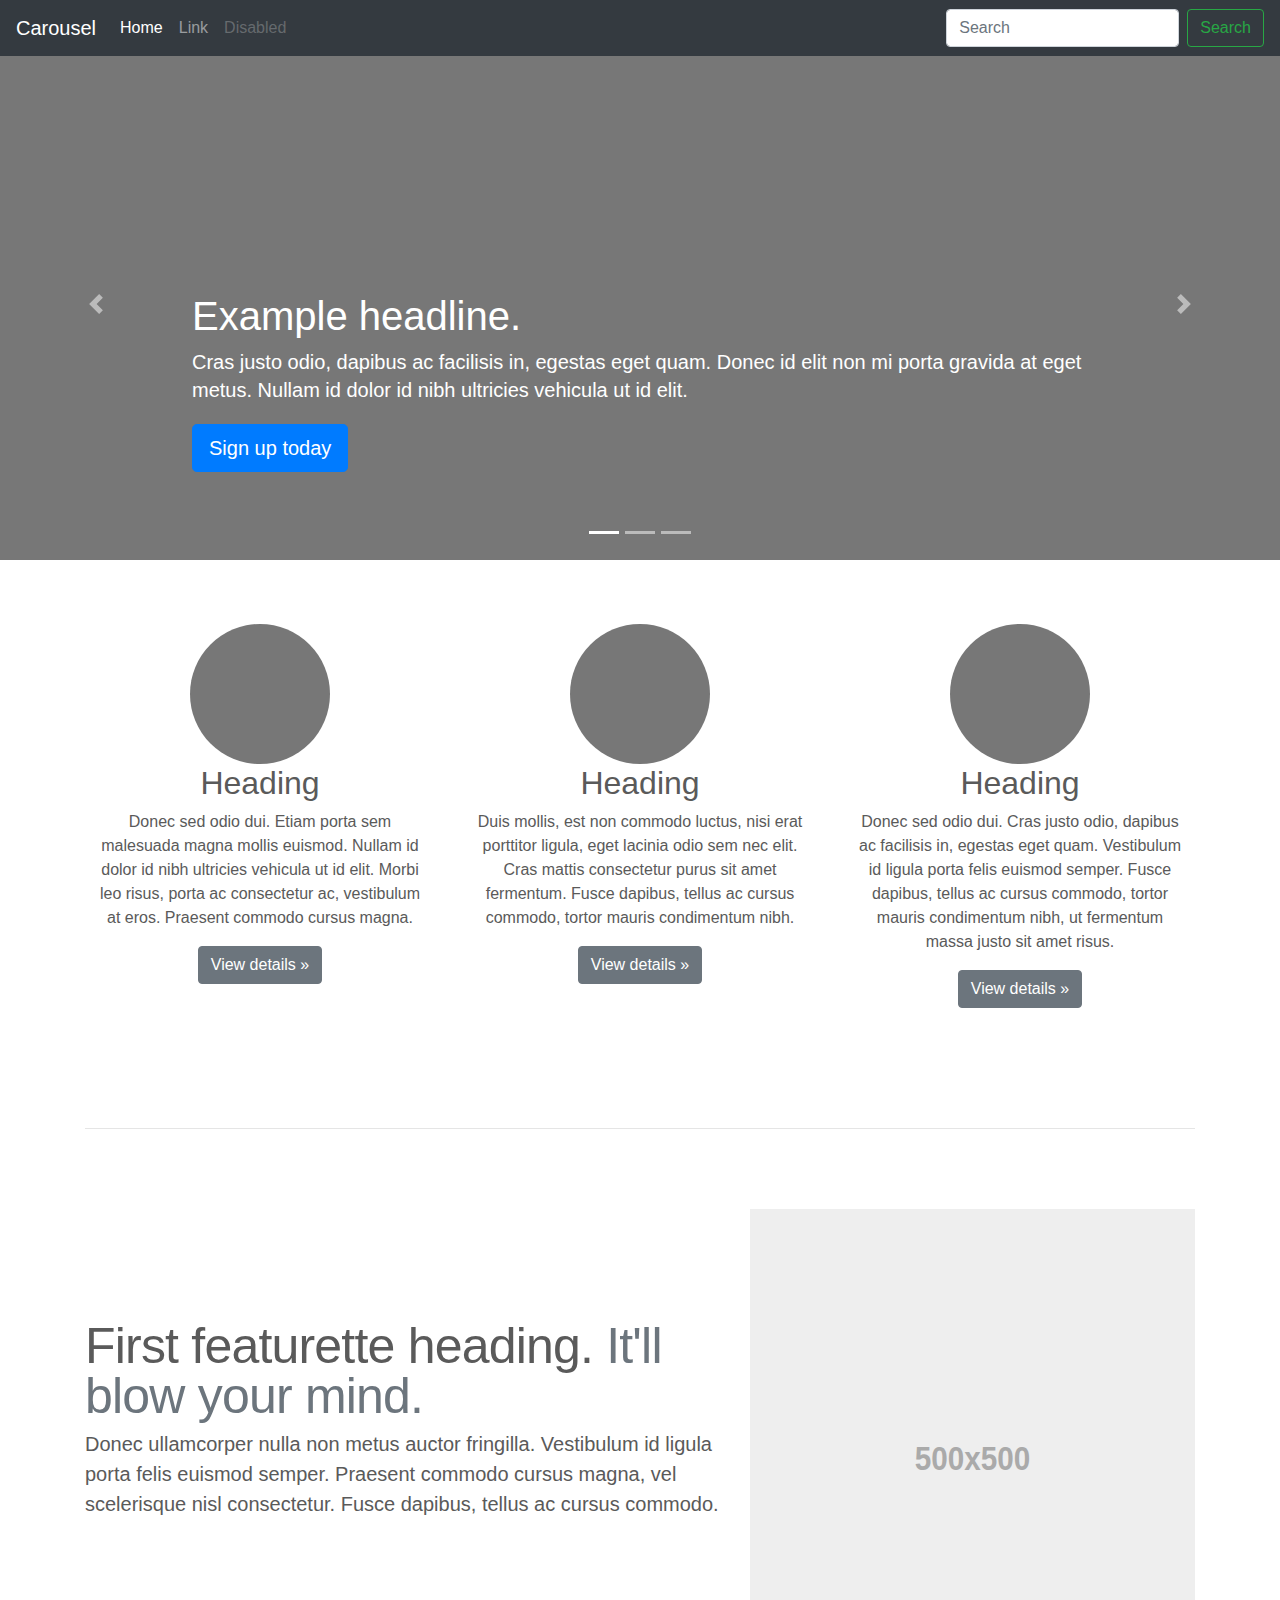
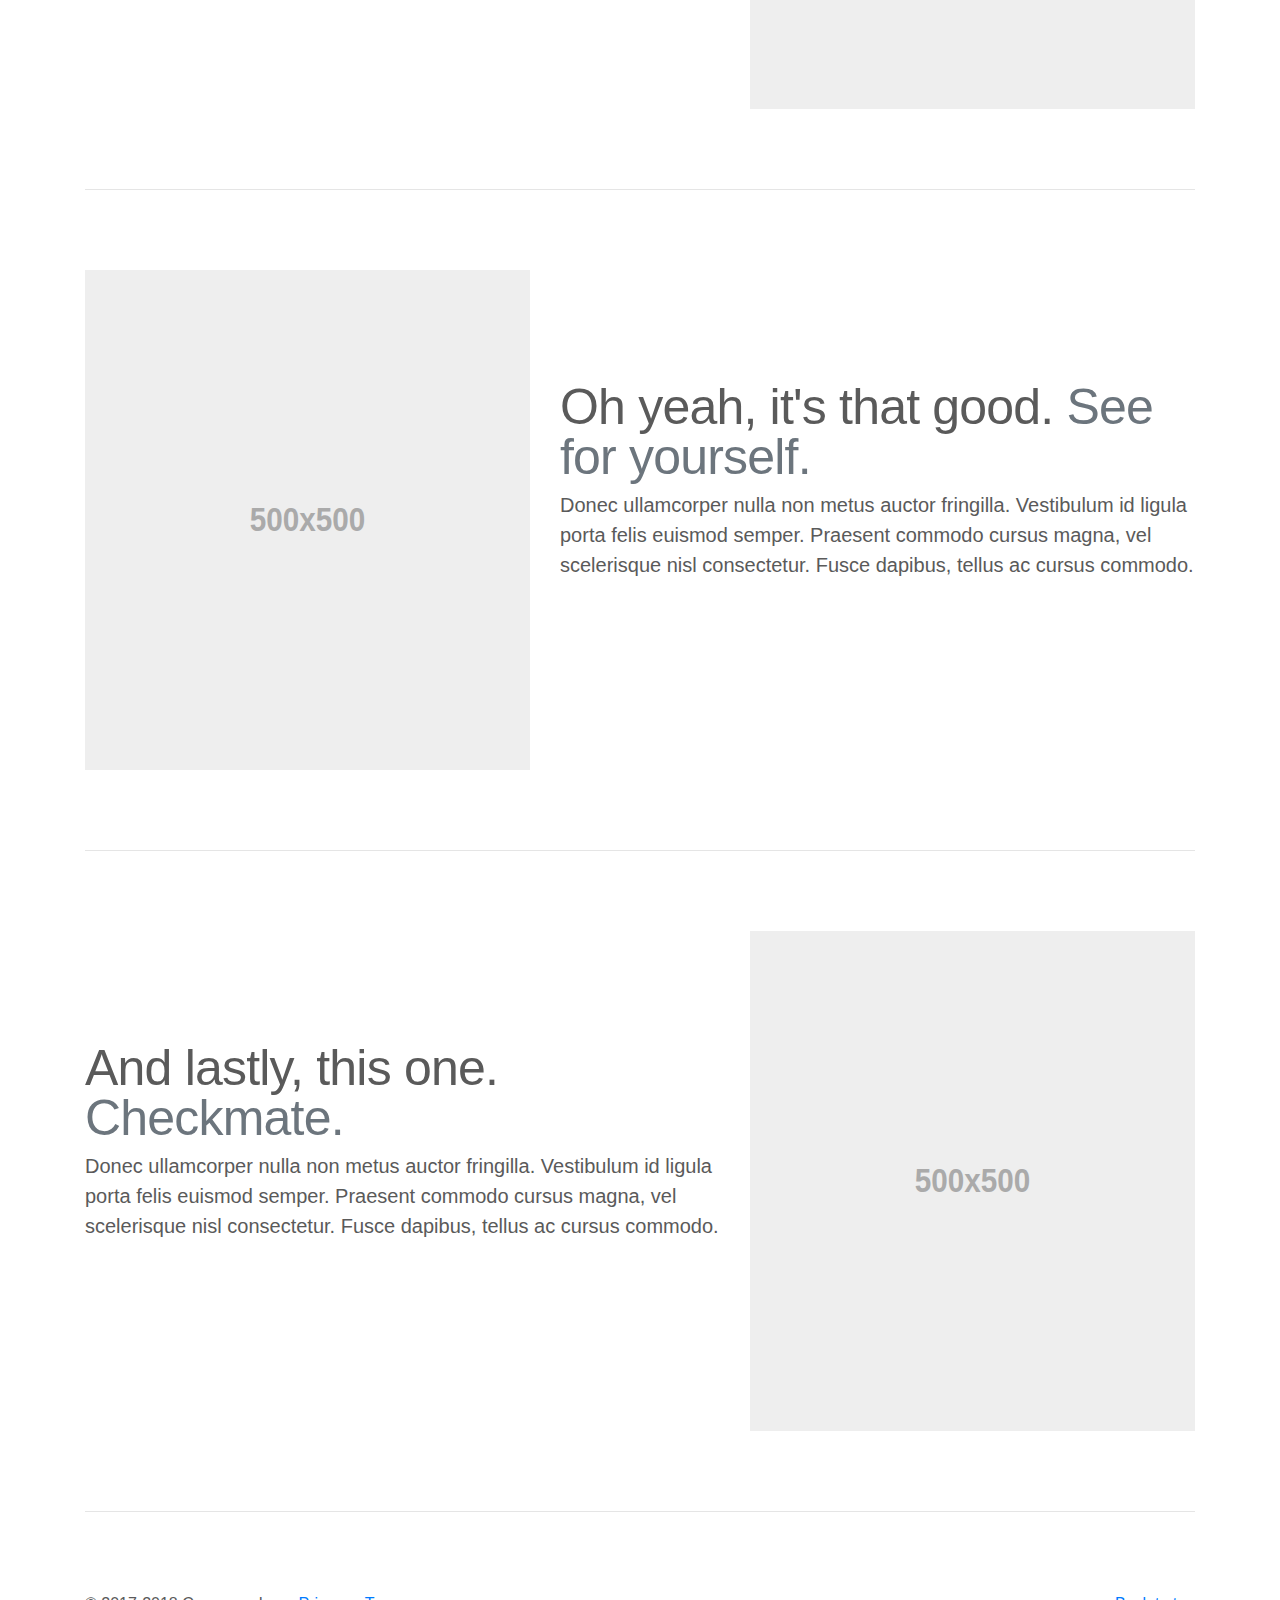
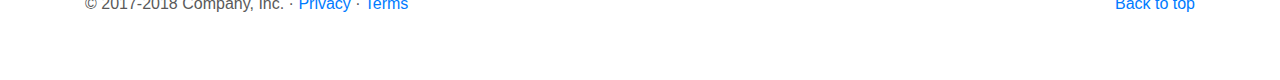
<file: bootstrap-4.0.0/bootstrap-4.0.0/docs/4.0/examples/carousel/index.html>
<!doctype html>
<html lang="en">
  <head>
    <meta charset="utf-8">
    <meta name="viewport" content="width=device-width, initial-scale=1, shrink-to-fit=no">
    <meta name="description" content="">
    <meta name="author" content="">
    <link rel="icon" href="../../../../favicon.ico">

    <title>Carousel Template for Bootstrap</title>

    <!-- Bootstrap core CSS -->
    <link href="../../../../dist/css/bootstrap.min.css" rel="stylesheet">

    <!-- Custom styles for this template -->
    <link href="carousel.css" rel="stylesheet">
  </head>
  <body>

    <header>
      <nav class="navbar navbar-expand-md navbar-dark fixed-top bg-dark">
        <a class="navbar-brand" href="#">Carousel</a>
        <button class="navbar-toggler" type="button" data-toggle="collapse" data-target="#navbarCollapse" aria-controls="navbarCollapse" aria-expanded="false" aria-label="Toggle navigation">
          <span class="navbar-toggler-icon"></span>
        </button>
        <div class="collapse navbar-collapse" id="navbarCollapse">
          <ul class="navbar-nav mr-auto">
            <li class="nav-item active">
              <a class="nav-link" href="#">Home <span class="sr-only">(current)</span></a>
            </li>
            <li class="nav-item">
              <a class="nav-link" href="#">Link</a>
            </li>
            <li class="nav-item">
              <a class="nav-link disabled" href="#">Disabled</a>
            </li>
          </ul>
          <form class="form-inline mt-2 mt-md-0">
            <input class="form-control mr-sm-2" type="text" placeholder="Search" aria-label="Search">
            <button class="btn btn-outline-success my-2 my-sm-0" type="submit">Search</button>
          </form>
        </div>
      </nav>
    </header>

    <main role="main">

      <div id="myCarousel" class="carousel slide" data-ride="carousel">
        <ol class="carousel-indicators">
          <li data-target="#myCarousel" data-slide-to="0" class="active"></li>
          <li data-target="#myCarousel" data-slide-to="1"></li>
          <li data-target="#myCarousel" data-slide-to="2"></li>
        </ol>
        <div class="carousel-inner">
          <div class="carousel-item active">
            <img class="first-slide" src="[data-uri]" alt="First slide">
            <div class="container">
              <div class="carousel-caption text-left">
                <h1>Example headline.</h1>
                <p>Cras justo odio, dapibus ac facilisis in, egestas eget quam. Donec id elit non mi porta gravida at eget metus. Nullam id dolor id nibh ultricies vehicula ut id elit.</p>
                <p><a class="btn btn-lg btn-primary" href="#" role="button">Sign up today</a></p>
              </div>
            </div>
          </div>
          <div class="carousel-item">
            <img class="second-slide" src="[data-uri]" alt="Second slide">
            <div class="container">
              <div class="carousel-caption">
                <h1>Another example headline.</h1>
                <p>Cras justo odio, dapibus ac facilisis in, egestas eget quam. Donec id elit non mi porta gravida at eget metus. Nullam id dolor id nibh ultricies vehicula ut id elit.</p>
                <p><a class="btn btn-lg btn-primary" href="#" role="button">Learn more</a></p>
              </div>
            </div>
          </div>
          <div class="carousel-item">
            <img class="third-slide" src="[data-uri]" alt="Third slide">
            <div class="container">
              <div class="carousel-caption text-right">
                <h1>One more for good measure.</h1>
                <p>Cras justo odio, dapibus ac facilisis in, egestas eget quam. Donec id elit non mi porta gravida at eget metus. Nullam id dolor id nibh ultricies vehicula ut id elit.</p>
                <p><a class="btn btn-lg btn-primary" href="#" role="button">Browse gallery</a></p>
              </div>
            </div>
          </div>
        </div>
        <a class="carousel-control-prev" href="#myCarousel" role="button" data-slide="prev">
          <span class="carousel-control-prev-icon" aria-hidden="true"></span>
          <span class="sr-only">Previous</span>
        </a>
        <a class="carousel-control-next" href="#myCarousel" role="button" data-slide="next">
          <span class="carousel-control-next-icon" aria-hidden="true"></span>
          <span class="sr-only">Next</span>
        </a>
      </div>


      <!-- Marketing messaging and featurettes
      ================================================== -->
      <!-- Wrap the rest of the page in another container to center all the content. -->

      <div class="container marketing">

        <!-- Three columns of text below the carousel -->
        <div class="row">
          <div class="col-lg-4">
            <img class="rounded-circle" src="[data-uri]" alt="Generic placeholder image" width="140" height="140">
            <h2>Heading</h2>
            <p>Donec sed odio dui. Etiam porta sem malesuada magna mollis euismod. Nullam id dolor id nibh ultricies vehicula ut id elit. Morbi leo risus, porta ac consectetur ac, vestibulum at eros. Praesent commodo cursus magna.</p>
            <p><a class="btn btn-secondary" href="#" role="button">View details &raquo;</a></p>
          </div><!-- /.col-lg-4 -->
          <div class="col-lg-4">
            <img class="rounded-circle" src="[data-uri]" alt="Generic placeholder image" width="140" height="140">
            <h2>Heading</h2>
            <p>Duis mollis, est non commodo luctus, nisi erat porttitor ligula, eget lacinia odio sem nec elit. Cras mattis consectetur purus sit amet fermentum. Fusce dapibus, tellus ac cursus commodo, tortor mauris condimentum nibh.</p>
            <p><a class="btn btn-secondary" href="#" role="button">View details &raquo;</a></p>
          </div><!-- /.col-lg-4 -->
          <div class="col-lg-4">
            <img class="rounded-circle" src="[data-uri]" alt="Generic placeholder image" width="140" height="140">
            <h2>Heading</h2>
            <p>Donec sed odio dui. Cras justo odio, dapibus ac facilisis in, egestas eget quam. Vestibulum id ligula porta felis euismod semper. Fusce dapibus, tellus ac cursus commodo, tortor mauris condimentum nibh, ut fermentum massa justo sit amet risus.</p>
            <p><a class="btn btn-secondary" href="#" role="button">View details &raquo;</a></p>
          </div><!-- /.col-lg-4 -->
        </div><!-- /.row -->


        <!-- START THE FEATURETTES -->

        <hr class="featurette-divider">

        <div class="row featurette">
          <div class="col-md-7">
            <h2 class="featurette-heading">First featurette heading. <span class="text-muted">It'll blow your mind.</span></h2>
            <p class="lead">Donec ullamcorper nulla non metus auctor fringilla. Vestibulum id ligula porta felis euismod semper. Praesent commodo cursus magna, vel scelerisque nisl consectetur. Fusce dapibus, tellus ac cursus commodo.</p>
          </div>
          <div class="col-md-5">
            <img class="featurette-image img-fluid mx-auto" data-src="holder.js/500x500/auto" alt="Generic placeholder image">
          </div>
        </div>

        <hr class="featurette-divider">

        <div class="row featurette">
          <div class="col-md-7 order-md-2">
            <h2 class="featurette-heading">Oh yeah, it's that good. <span class="text-muted">See for yourself.</span></h2>
            <p class="lead">Donec ullamcorper nulla non metus auctor fringilla. Vestibulum id ligula porta felis euismod semper. Praesent commodo cursus magna, vel scelerisque nisl consectetur. Fusce dapibus, tellus ac cursus commodo.</p>
          </div>
          <div class="col-md-5 order-md-1">
            <img class="featurette-image img-fluid mx-auto" data-src="holder.js/500x500/auto" alt="Generic placeholder image">
          </div>
        </div>

        <hr class="featurette-divider">

        <div class="row featurette">
          <div class="col-md-7">
            <h2 class="featurette-heading">And lastly, this one. <span class="text-muted">Checkmate.</span></h2>
            <p class="lead">Donec ullamcorper nulla non metus auctor fringilla. Vestibulum id ligula porta felis euismod semper. Praesent commodo cursus magna, vel scelerisque nisl consectetur. Fusce dapibus, tellus ac cursus commodo.</p>
          </div>
          <div class="col-md-5">
            <img class="featurette-image img-fluid mx-auto" data-src="holder.js/500x500/auto" alt="Generic placeholder image">
          </div>
        </div>

        <hr class="featurette-divider">

        <!-- /END THE FEATURETTES -->

      </div><!-- /.container -->


      <!-- FOOTER -->
      <footer class="container">
        <p class="float-right"><a href="#">Back to top</a></p>
        <p>&copy; 2017-2018 Company, Inc. &middot; <a href="#">Privacy</a> &middot; <a href="#">Terms</a></p>
      </footer>
    </main>

    <!-- Bootstrap core JavaScript
    ================================================== -->
    <!-- Placed at the end of the document so the pages load faster -->
    <script src="https://code.jquery.com/jquery-3.2.1.slim.min.js" integrity="sha384-KJ3o2DKtIkvYIK3UENzmM7KCkRr/rE9/Qpg6aAZGJwFDMVNA/GpGFF93hXpG5KkN" crossorigin="anonymous"></script>
    <script>window.jQuery || document.write('<script src="../../../../assets/js/vendor/jquery-slim.min.js"><\/script>')</script>
    <script src="../../../../assets/js/vendor/popper.min.js"></script>
    <script src="../../../../dist/js/bootstrap.min.js"></script>
    <!-- Just to make our placeholder images work. Don't actually copy the next line! -->
    <script src="../../../../assets/js/vendor/holder.min.js"></script>
  </body>
</html>
</file>
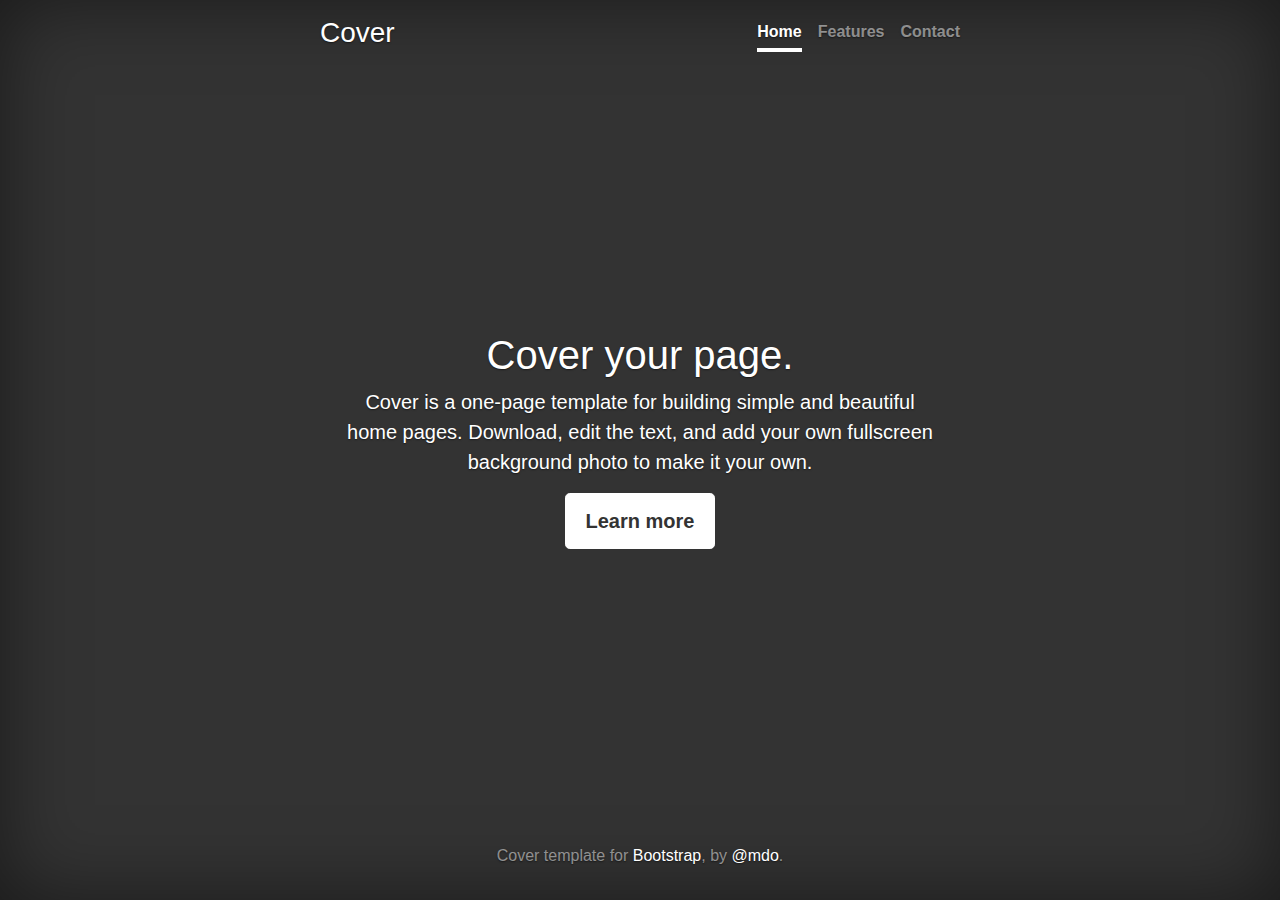
<file: bootstrap-4.0.0/bootstrap-4.0.0/docs/4.0/examples/cover/index.html>
<!doctype html>
<html lang="en">
  <head>
    <meta charset="utf-8">
    <meta name="viewport" content="width=device-width, initial-scale=1, shrink-to-fit=no">
    <meta name="description" content="">
    <meta name="author" content="">
    <link rel="icon" href="../../../../favicon.ico">

    <title>Cover Template for Bootstrap</title>

    <!-- Bootstrap core CSS -->
    <link href="../../../../dist/css/bootstrap.min.css" rel="stylesheet">

    <!-- Custom styles for this template -->
    <link href="cover.css" rel="stylesheet">
  </head>

  <body class="text-center">

    <div class="cover-container d-flex h-100 p-3 mx-auto flex-column">
      <header class="masthead mb-auto">
        <div class="inner">
          <h3 class="masthead-brand">Cover</h3>
          <nav class="nav nav-masthead justify-content-center">
            <a class="nav-link active" href="#">Home</a>
            <a class="nav-link" href="#">Features</a>
            <a class="nav-link" href="#">Contact</a>
          </nav>
        </div>
      </header>

      <main role="main" class="inner cover">
        <h1 class="cover-heading">Cover your page.</h1>
        <p class="lead">Cover is a one-page template for building simple and beautiful home pages. Download, edit the text, and add your own fullscreen background photo to make it your own.</p>
        <p class="lead">
          <a href="#" class="btn btn-lg btn-secondary">Learn more</a>
        </p>
      </main>

      <footer class="mastfoot mt-auto">
        <div class="inner">
          <p>Cover template for <a href="https://getbootstrap.com/">Bootstrap</a>, by <a href="https://twitter.com/mdo">@mdo</a>.</p>
        </div>
      </footer>
    </div>


    <!-- Bootstrap core JavaScript
    ================================================== -->
    <!-- Placed at the end of the document so the pages load faster -->
    <script src="https://code.jquery.com/jquery-3.2.1.slim.min.js" integrity="sha384-KJ3o2DKtIkvYIK3UENzmM7KCkRr/rE9/Qpg6aAZGJwFDMVNA/GpGFF93hXpG5KkN" crossorigin="anonymous"></script>
    <script>window.jQuery || document.write('<script src="../../../../assets/js/vendor/jquery-slim.min.js"><\/script>')</script>
    <script src="../../../../assets/js/vendor/popper.min.js"></script>
    <script src="../../../../dist/js/bootstrap.min.js"></script>
  </body>
</html>
</file>
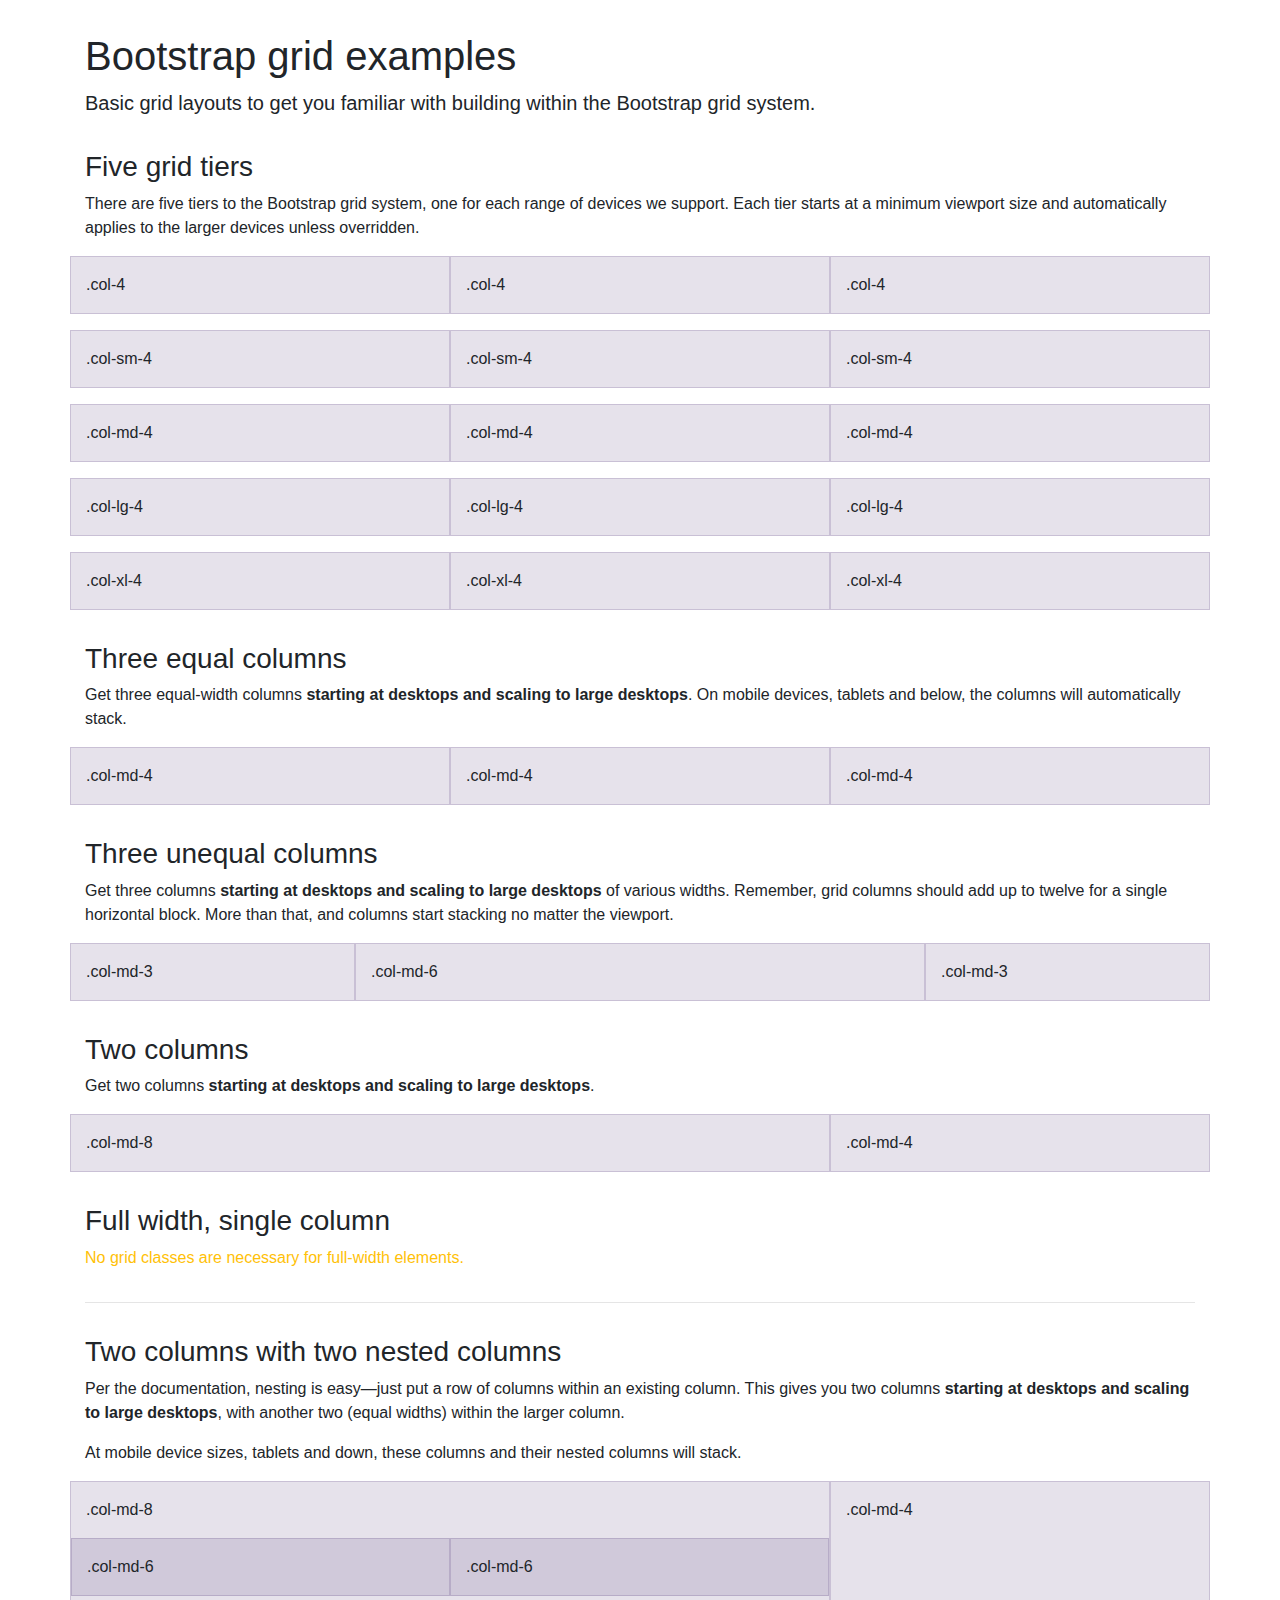
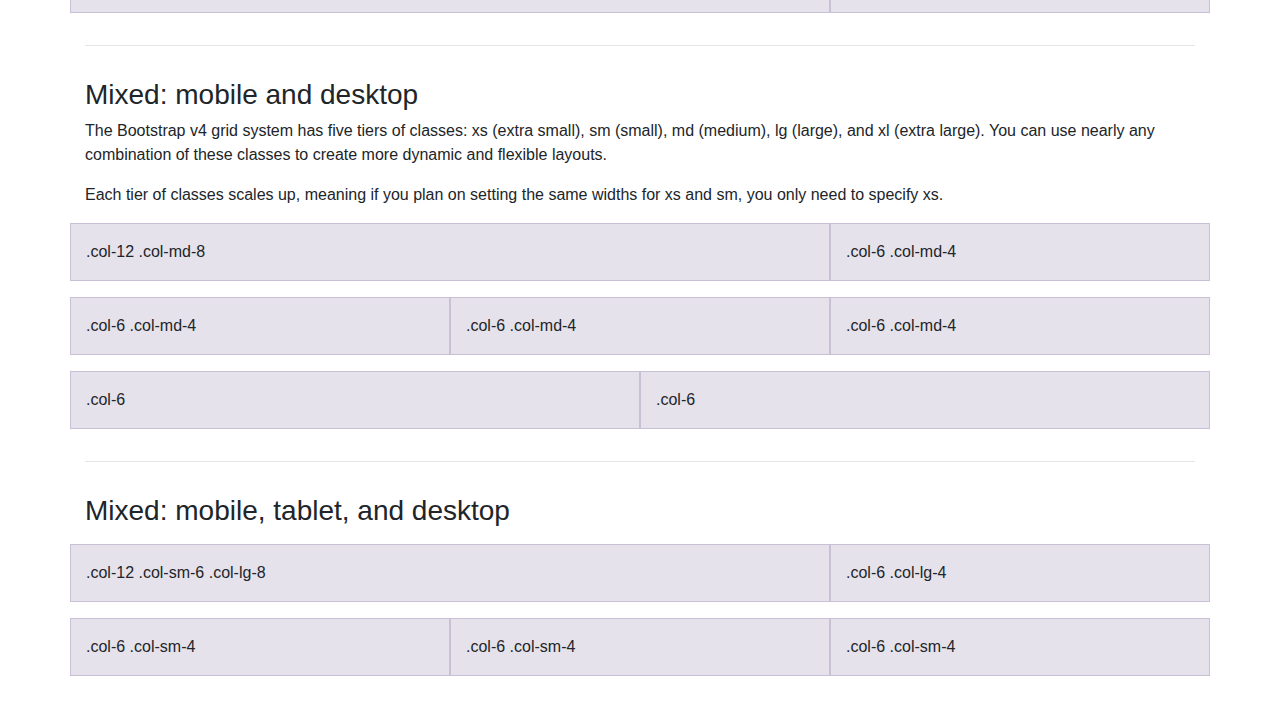
<file: bootstrap-4.0.0/bootstrap-4.0.0/docs/4.0/examples/grid/index.html>
<!doctype html>
<html lang="en">
  <head>
    <meta charset="utf-8">
    <meta name="viewport" content="width=device-width, initial-scale=1, shrink-to-fit=no">
    <meta name="description" content="">
    <meta name="author" content="">
    <link rel="icon" href="../../../../favicon.ico">

    <title>Grid Template for Bootstrap</title>

    <!-- Bootstrap core CSS -->
    <link href="../../../../dist/css/bootstrap.min.css" rel="stylesheet">

    <!-- Custom styles for this template -->
    <link href="grid.css" rel="stylesheet">
  </head>

  <body>
    <div class="container">

      <h1>Bootstrap grid examples</h1>
      <p class="lead">Basic grid layouts to get you familiar with building within the Bootstrap grid system.</p>

      <h3>Five grid tiers</h3>
      <p>There are five tiers to the Bootstrap grid system, one for each range of devices we support. Each tier starts at a minimum viewport size and automatically applies to the larger devices unless overridden.</p>

      <div class="row">
        <div class="col-4">.col-4</div>
        <div class="col-4">.col-4</div>
        <div class="col-4">.col-4</div>
      </div>

      <div class="row">
        <div class="col-sm-4">.col-sm-4</div>
        <div class="col-sm-4">.col-sm-4</div>
        <div class="col-sm-4">.col-sm-4</div>
      </div>

      <div class="row">
        <div class="col-md-4">.col-md-4</div>
        <div class="col-md-4">.col-md-4</div>
        <div class="col-md-4">.col-md-4</div>
      </div>

      <div class="row">
        <div class="col-lg-4">.col-lg-4</div>
        <div class="col-lg-4">.col-lg-4</div>
        <div class="col-lg-4">.col-lg-4</div>
      </div>

      <div class="row">
        <div class="col-xl-4">.col-xl-4</div>
        <div class="col-xl-4">.col-xl-4</div>
        <div class="col-xl-4">.col-xl-4</div>
      </div>

      <h3>Three equal columns</h3>
      <p>Get three equal-width columns <strong>starting at desktops and scaling to large desktops</strong>. On mobile devices, tablets and below, the columns will automatically stack.</p>
      <div class="row">
        <div class="col-md-4">.col-md-4</div>
        <div class="col-md-4">.col-md-4</div>
        <div class="col-md-4">.col-md-4</div>
      </div>

      <h3>Three unequal columns</h3>
      <p>Get three columns <strong>starting at desktops and scaling to large desktops</strong> of various widths. Remember, grid columns should add up to twelve for a single horizontal block. More than that, and columns start stacking no matter the viewport.</p>
      <div class="row">
        <div class="col-md-3">.col-md-3</div>
        <div class="col-md-6">.col-md-6</div>
        <div class="col-md-3">.col-md-3</div>
      </div>

      <h3>Two columns</h3>
      <p>Get two columns <strong>starting at desktops and scaling to large desktops</strong>.</p>
      <div class="row">
        <div class="col-md-8">.col-md-8</div>
        <div class="col-md-4">.col-md-4</div>
      </div>

      <h3>Full width, single column</h3>
      <p class="text-warning">No grid classes are necessary for full-width elements.</p>

      <hr>

      <h3>Two columns with two nested columns</h3>
      <p>Per the documentation, nesting is easy—just put a row of columns within an existing column. This gives you two columns <strong>starting at desktops and scaling to large desktops</strong>, with another two (equal widths) within the larger column.</p>
      <p>At mobile device sizes, tablets and down, these columns and their nested columns will stack.</p>
      <div class="row">
        <div class="col-md-8">
          .col-md-8
          <div class="row">
            <div class="col-md-6">.col-md-6</div>
            <div class="col-md-6">.col-md-6</div>
          </div>
        </div>
        <div class="col-md-4">.col-md-4</div>
      </div>

      <hr>

      <h3>Mixed: mobile and desktop</h3>
      <p>The Bootstrap v4 grid system has five tiers of classes: xs (extra small), sm (small), md (medium), lg (large), and xl (extra large). You can use nearly any combination of these classes to create more dynamic and flexible layouts.</p>
      <p>Each tier of classes scales up, meaning if you plan on setting the same widths for xs and sm, you only need to specify xs.</p>
      <div class="row">
        <div class="col-12 col-md-8">.col-12 .col-md-8</div>
        <div class="col-6 col-md-4">.col-6 .col-md-4</div>
      </div>
      <div class="row">
        <div class="col-6 col-md-4">.col-6 .col-md-4</div>
        <div class="col-6 col-md-4">.col-6 .col-md-4</div>
        <div class="col-6 col-md-4">.col-6 .col-md-4</div>
      </div>
      <div class="row">
        <div class="col-6">.col-6</div>
        <div class="col-6">.col-6</div>
      </div>

      <hr>

      <h3>Mixed: mobile, tablet, and desktop</h3>
      <p></p>
      <div class="row">
        <div class="col-12 col-sm-6 col-lg-8">.col-12 .col-sm-6 .col-lg-8</div>
        <div class="col-6 col-lg-4">.col-6 .col-lg-4</div>
      </div>
      <div class="row">
        <div class="col-6 col-sm-4">.col-6 .col-sm-4</div>
        <div class="col-6 col-sm-4">.col-6 .col-sm-4</div>
        <div class="col-6 col-sm-4">.col-6 .col-sm-4</div>
      </div>

    </div> <!-- /container -->
  </body>
</html>
</file>
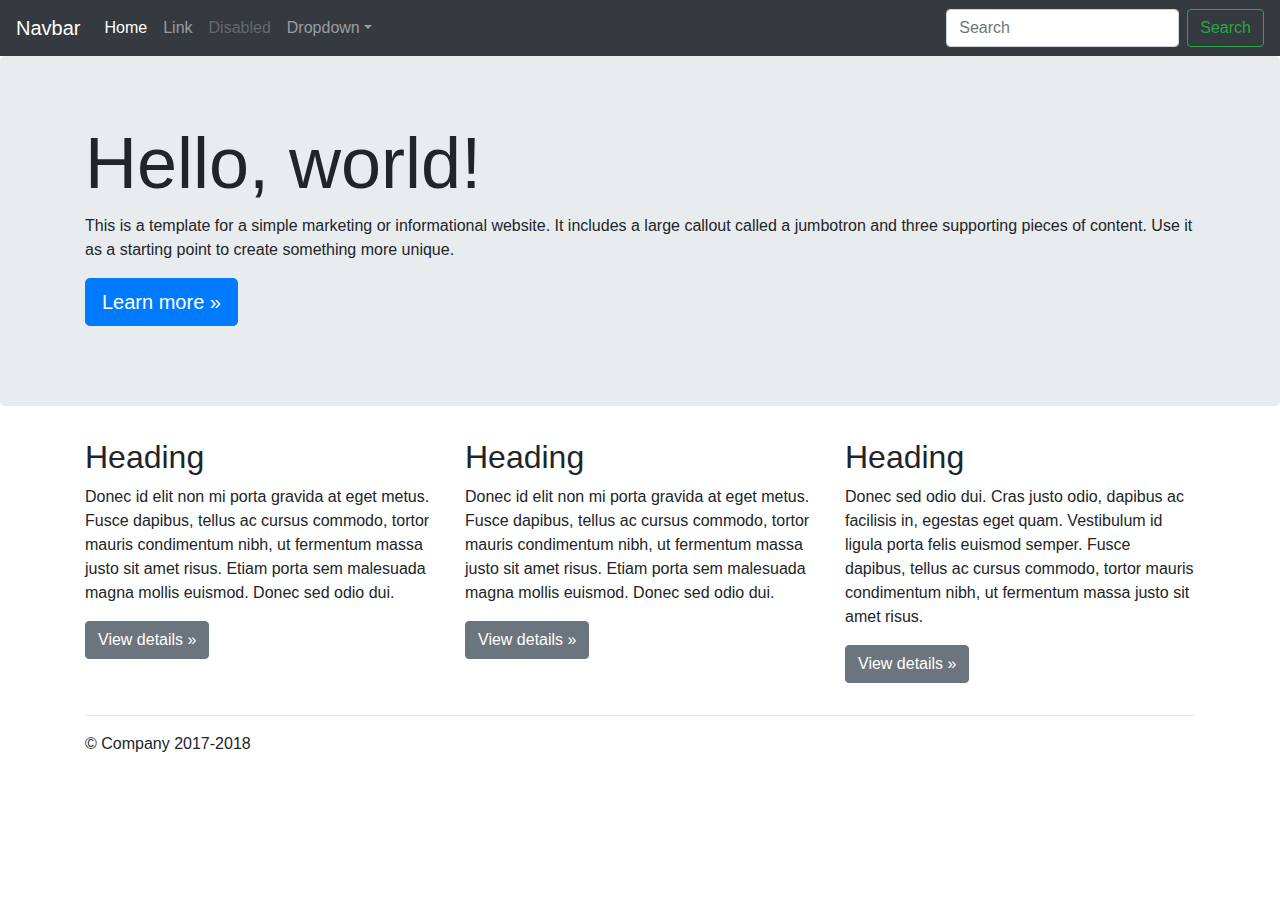
<file: bootstrap-4.0.0/bootstrap-4.0.0/docs/4.0/examples/jumbotron/index.html>
<!doctype html>
<html lang="en">
  <head>
    <meta charset="utf-8">
    <meta name="viewport" content="width=device-width, initial-scale=1, shrink-to-fit=no">
    <meta name="description" content="">
    <meta name="author" content="">
    <link rel="icon" href="../../../../favicon.ico">

    <title>Jumbotron Template for Bootstrap</title>

    <!-- Bootstrap core CSS -->
    <link href="../../../../dist/css/bootstrap.min.css" rel="stylesheet">

    <!-- Custom styles for this template -->
    <link href="jumbotron.css" rel="stylesheet">
  </head>

  <body>

    <nav class="navbar navbar-expand-md navbar-dark fixed-top bg-dark">
      <a class="navbar-brand" href="#">Navbar</a>
      <button class="navbar-toggler" type="button" data-toggle="collapse" data-target="#navbarsExampleDefault" aria-controls="navbarsExampleDefault" aria-expanded="false" aria-label="Toggle navigation">
        <span class="navbar-toggler-icon"></span>
      </button>

      <div class="collapse navbar-collapse" id="navbarsExampleDefault">
        <ul class="navbar-nav mr-auto">
          <li class="nav-item active">
            <a class="nav-link" href="#">Home <span class="sr-only">(current)</span></a>
          </li>
          <li class="nav-item">
            <a class="nav-link" href="#">Link</a>
          </li>
          <li class="nav-item">
            <a class="nav-link disabled" href="#">Disabled</a>
          </li>
          <li class="nav-item dropdown">
            <a class="nav-link dropdown-toggle" href="http://example.com" id="dropdown01" data-toggle="dropdown" aria-haspopup="true" aria-expanded="false">Dropdown</a>
            <div class="dropdown-menu" aria-labelledby="dropdown01">
              <a class="dropdown-item" href="#">Action</a>
              <a class="dropdown-item" href="#">Another action</a>
              <a class="dropdown-item" href="#">Something else here</a>
            </div>
          </li>
        </ul>
        <form class="form-inline my-2 my-lg-0">
          <input class="form-control mr-sm-2" type="text" placeholder="Search" aria-label="Search">
          <button class="btn btn-outline-success my-2 my-sm-0" type="submit">Search</button>
        </form>
      </div>
    </nav>

    <main role="main">

      <!-- Main jumbotron for a primary marketing message or call to action -->
      <div class="jumbotron">
        <div class="container">
          <h1 class="display-3">Hello, world!</h1>
          <p>This is a template for a simple marketing or informational website. It includes a large callout called a jumbotron and three supporting pieces of content. Use it as a starting point to create something more unique.</p>
          <p><a class="btn btn-primary btn-lg" href="#" role="button">Learn more &raquo;</a></p>
        </div>
      </div>

      <div class="container">
        <!-- Example row of columns -->
        <div class="row">
          <div class="col-md-4">
            <h2>Heading</h2>
            <p>Donec id elit non mi porta gravida at eget metus. Fusce dapibus, tellus ac cursus commodo, tortor mauris condimentum nibh, ut fermentum massa justo sit amet risus. Etiam porta sem malesuada magna mollis euismod. Donec sed odio dui. </p>
            <p><a class="btn btn-secondary" href="#" role="button">View details &raquo;</a></p>
          </div>
          <div class="col-md-4">
            <h2>Heading</h2>
            <p>Donec id elit non mi porta gravida at eget metus. Fusce dapibus, tellus ac cursus commodo, tortor mauris condimentum nibh, ut fermentum massa justo sit amet risus. Etiam porta sem malesuada magna mollis euismod. Donec sed odio dui. </p>
            <p><a class="btn btn-secondary" href="#" role="button">View details &raquo;</a></p>
          </div>
          <div class="col-md-4">
            <h2>Heading</h2>
            <p>Donec sed odio dui. Cras justo odio, dapibus ac facilisis in, egestas eget quam. Vestibulum id ligula porta felis euismod semper. Fusce dapibus, tellus ac cursus commodo, tortor mauris condimentum nibh, ut fermentum massa justo sit amet risus.</p>
            <p><a class="btn btn-secondary" href="#" role="button">View details &raquo;</a></p>
          </div>
        </div>

        <hr>

      </div> <!-- /container -->

    </main>

    <footer class="container">
      <p>&copy; Company 2017-2018</p>
    </footer>

    <!-- Bootstrap core JavaScript
    ================================================== -->
    <!-- Placed at the end of the document so the pages load faster -->
    <script src="https://code.jquery.com/jquery-3.2.1.slim.min.js" integrity="sha384-KJ3o2DKtIkvYIK3UENzmM7KCkRr/rE9/Qpg6aAZGJwFDMVNA/GpGFF93hXpG5KkN" crossorigin="anonymous"></script>
    <script>window.jQuery || document.write('<script src="../../../../assets/js/vendor/jquery-slim.min.js"><\/script>')</script>
    <script src="../../../../assets/js/vendor/popper.min.js"></script>
    <script src="../../../../dist/js/bootstrap.min.js"></script>
  </body>
</html>
</file>
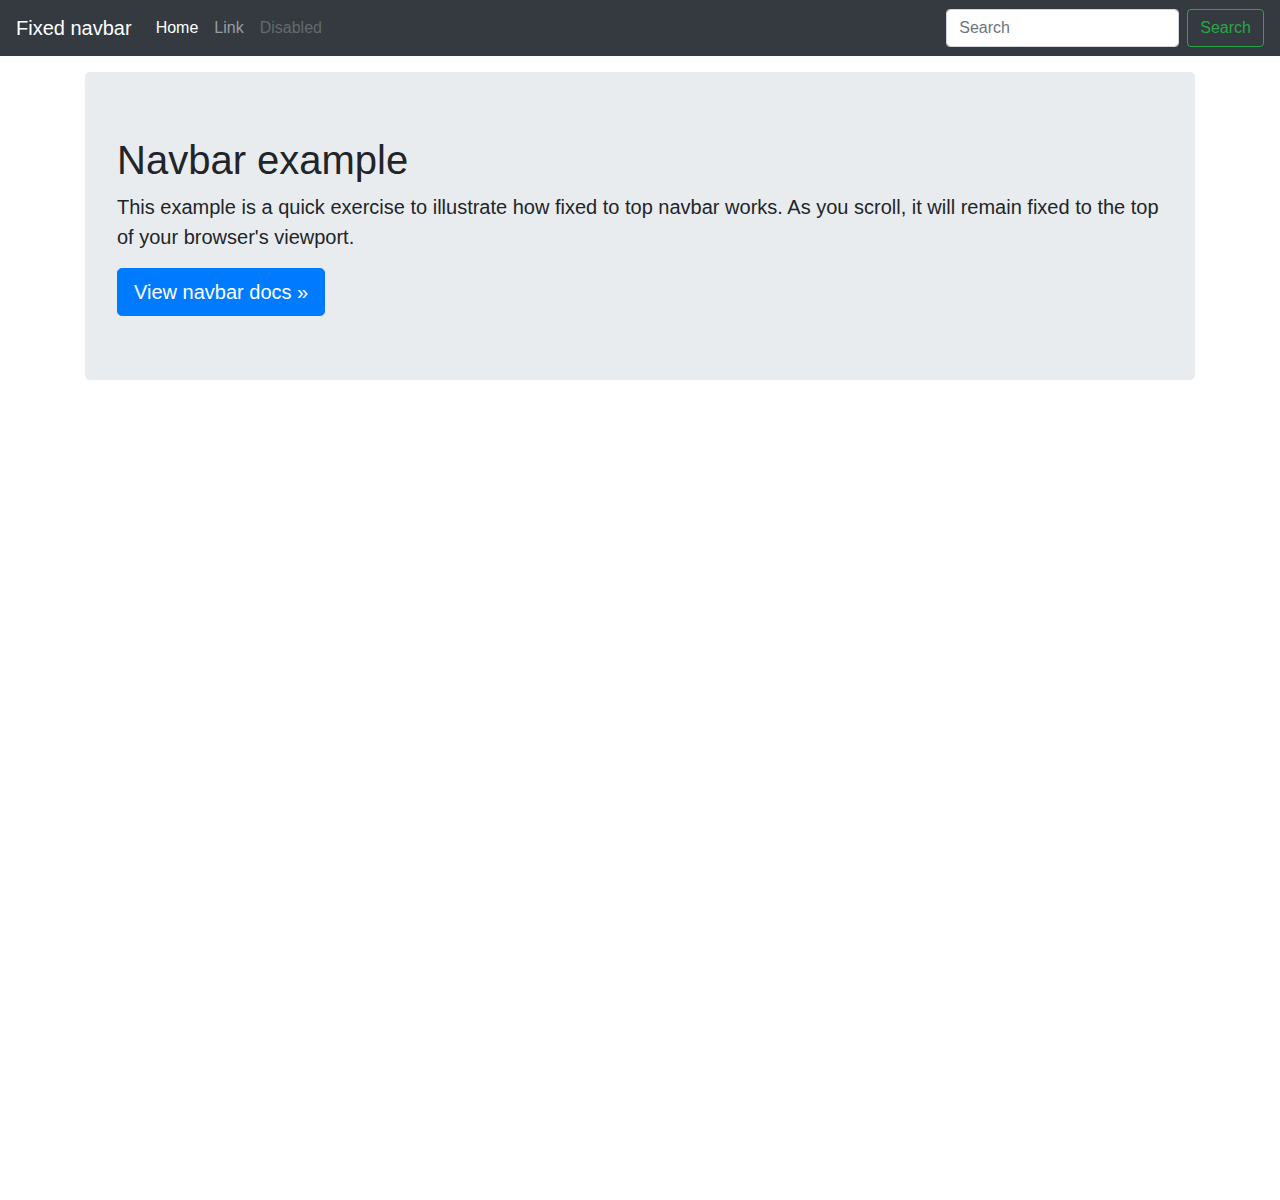
<file: bootstrap-4.0.0/bootstrap-4.0.0/docs/4.0/examples/navbar-fixed/index.html>
<!doctype html>
<html lang="en">
  <head>
    <meta charset="utf-8">
    <meta name="viewport" content="width=device-width, initial-scale=1, shrink-to-fit=no">
    <meta name="description" content="">
    <meta name="author" content="">
    <link rel="icon" href="../../../../favicon.ico">

    <title>Fixed top navbar example for Bootstrap</title>

    <!-- Bootstrap core CSS -->
    <link href="../../../../dist/css/bootstrap.min.css" rel="stylesheet">

    <!-- Custom styles for this template -->
    <link href="navbar-top-fixed.css" rel="stylesheet">
  </head>

  <body>

    <nav class="navbar navbar-expand-md navbar-dark fixed-top bg-dark">
      <a class="navbar-brand" href="#">Fixed navbar</a>
      <button class="navbar-toggler" type="button" data-toggle="collapse" data-target="#navbarCollapse" aria-controls="navbarCollapse" aria-expanded="false" aria-label="Toggle navigation">
        <span class="navbar-toggler-icon"></span>
      </button>
      <div class="collapse navbar-collapse" id="navbarCollapse">
        <ul class="navbar-nav mr-auto">
          <li class="nav-item active">
            <a class="nav-link" href="#">Home <span class="sr-only">(current)</span></a>
          </li>
          <li class="nav-item">
            <a class="nav-link" href="#">Link</a>
          </li>
          <li class="nav-item">
            <a class="nav-link disabled" href="#">Disabled</a>
          </li>
        </ul>
        <form class="form-inline mt-2 mt-md-0">
          <input class="form-control mr-sm-2" type="text" placeholder="Search" aria-label="Search">
          <button class="btn btn-outline-success my-2 my-sm-0" type="submit">Search</button>
        </form>
      </div>
    </nav>

    <main role="main" class="container">
      <div class="jumbotron">
        <h1>Navbar example</h1>
        <p class="lead">This example is a quick exercise to illustrate how fixed to top navbar works. As you scroll, it will remain fixed to the top of your browser's viewport.</p>
        <a class="btn btn-lg btn-primary" href="../../components/navbar/" role="button">View navbar docs &raquo;</a>
      </div>
    </main>

    <!-- Bootstrap core JavaScript
    ================================================== -->
    <!-- Placed at the end of the document so the pages load faster -->
    <script src="https://code.jquery.com/jquery-3.2.1.slim.min.js" integrity="sha384-KJ3o2DKtIkvYIK3UENzmM7KCkRr/rE9/Qpg6aAZGJwFDMVNA/GpGFF93hXpG5KkN" crossorigin="anonymous"></script>
    <script>window.jQuery || document.write('<script src="../../../../assets/js/vendor/jquery-slim.min.js"><\/script>')</script>
    <script src="../../../../assets/js/vendor/popper.min.js"></script>
    <script src="../../../../dist/js/bootstrap.min.js"></script>
  </body>
</html>
</file>
<file: css/ArquivoCss.css>
@import url(http://fonts.googleapis.com/css?family=Montserrat:400,700);
<style type="text/css">

		@font-face{
    				font-family:'Glyphicons Halflings';
    				src:url(../fonts/glyphicons-halflings-regular.eot);
				    src:url(../fonts/glyphicons-halflings-regular.woff2);
				    src:url(../fonts/glyphicons-halflings-regular.woff);
		}


		h1{
			color:#000000;
		}
		
		body{
			background-color:#FFF;

		}

		/* Paragraph & Typographic */
		p {
		    line-height: 28px;
		    margin-bottom: 25px;
		    font-size: 16px;
		}



		#ww {
			padding-top: 70px;
			padding-bottom: 70px;
			background-color: #f2f2f2;
		}

		.mt {
			margin-top: 40px;
			margin-bottom: 40px;

		}

		.pt {
			padding-top: 50px;
			padding-bottom: 50px;
		}
		
		#divformcont
		{
		  position:relative;
		  left:37%;
		  top:29%;
		  width:320px;
		  height:270px;
		}

		#divformcont #formcont
		{
  			position:absolute;
  			display:block;
  			background-color:#CCC;
  			border: 3px solid #000;   
		}

		legend
		{
  			font-style:bold;
 			 font-family: "Segoe UI";
		}
		
		
		#formcont input.Nome
		{
  			background-color:#B5B5B5;
  			left:95px;
  			top:23px;
  			width:225px;
		}
		#formcont input.email
		{ 
	 		background-color:#B5B5B5;
			left:95px;
	  		margin-top:2px;
	  		width:225px;
		}
		#formcont input.Telefone
		{ 
	 		background-color:#B5B5B5;
			left:95px;
	  		margin-top:2px;
	  		width:225px;
		}
		#formcont select.Genero
		{ 
	 		background-color:#B5B5B5;
			left:95px;
	  		margin-top:2px;
	  		width:225px;
		}
		#formcont textarea.Menssagem
		{
  			background-color:#B5B5B5;
		}
		#formcont input.btn_submit
		{
  			border-style:dashed;
  			position:absolute;
  			bottom: 0.5em;
			right:10px;
			background-color:#B5B5B5;
		}
		#rodape
		{
		   position:absolute;
		   bottom:0;
		   width:100%;
		   height:30px;
		   background:#CCC;
		}
		/* Links */
		a {
		    color: #0000FF;
		    word-wrap: break-word;

		    -webkit-transition: color 0.1s ease-in, background 0.1s ease-in;
		    -moz-transition: color 0.1s ease-in, background 0.1s ease-in;
		    -ms-transition: color 0.1s ease-in, background 0.1s ease-in;
		    -o-transition: color 0.1s ease-in, background 0.1s ease-in;
		    transition: color 0.1s ease-in, background 0.1s ease-in;
		}

		a:hover,
		a:focus {
		    color: #8e44ad;
		    text-decoration: none;
		    outline: 0;
		}

		a:before,
		a:after {
		    -webkit-transition: color 0.1s ease-in, background 0.1s ease-in;
		    -moz-transition: color 0.1s ease-in, background 0.1s ease-in;
		    -ms-transition: color 0.1s ease-in, background 0.1s ease-in;
		    -o-transition: color 0.1s ease-in, background 0.1s ease-in;
		    transition: color 0.1s ease-in, background 0.1s ease-in;
		}

		 hr {
		    display: block;
		    height: 1px;
		    border: 0;
		    border-top: 1px solid #ccc;
		    margin: 1em 0;
		    padding: 0;
		}

		.navbar {
			text-transform: uppercase;
			margin-bottom: 0px;
		}

		.navbar-inverse {
			padding-bottom: 70px;
			padding-top: 70px;
		}

		.navbar-inverse {
			background-color: #808080;
			background: -webkit-linear-gradient(90deg, #C0C0C0 10%, #808080 90%); /* Chrome 10+, Saf5.1+ */
			background:    -moz-linear-gradient(90deg, #C0C0C0 10%, #808080 90%); /* FF3.6+ */
			background:     -ms-linear-gradient(90deg, #C0C0C0 10%, #808080 90%); /* IE10 */
			background:      -o-linear-gradient(90deg, #C0C0C0 10%, #808080 90%); /* Opera 11.10+ */
			background:         linear-gradient(90deg, #C0C0C0 10%, #808080 90%); /* W3C */
			border-color: #3498db;
		}

		.navbar-inverse .navbar-nav > li > a {
			color: white;
		}

		.navbar-inverse .navbar-nav > li > a:hover {
			color: #222222;
		}

		.navbar-brand {
			font-weight: 700;
			font-size: 20px;
			letter-spacing: 2px;
		}
		
		.navbar-inverse .navbar-brand {
			color: white;
		}

		.navbar-inverse .navbar-toggle {
			border-color: transparent;
		}
		#footer {
	background-color: #2f2f2f;
	padding-top: 50px;
	padding-bottom: 50px; 
		}

		#footer p {
			color: white;
		}

		#footer h4 {
			color: white;
			text-transform: uppercase;
			padding-bottom: 20px;
		}

		#footer a {
			color: #95a5a6;
		}

		#footer a:hover {
			color: #3498db;
		}



	</style>
</file>
<file: bootstrap-4.0.0/bootstrap-4.0.0/docs/4.0/examples/album/album.css>
:root {
  --jumbotron-padding-y: 3rem;
}

.jumbotron {
  padding-top: var(--jumbotron-padding-y);
  padding-bottom: var(--jumbotron-padding-y);
  margin-bottom: 0;
  background-color: #fff;
}
@media (min-width: 768px) {
  .jumbotron {
    padding-top: calc(var(--jumbotron-padding-y) * 2);
    padding-bottom: calc(var(--jumbotron-padding-y) * 2);
  }
}

.jumbotron p:last-child {
  margin-bottom: 0;
}

.jumbotron-heading {
  font-weight: 300;
}

.jumbotron .container {
  max-width: 40rem;
}

footer {
  padding-top: 3rem;
  padding-bottom: 3rem;
}

footer p {
  margin-bottom: .25rem;
}

.box-shadow { box-shadow: 0 .25rem .75rem rgba(0, 0, 0, .05); }
</file>
<file: bootstrap-4.0.0/bootstrap-4.0.0/docs/4.0/examples/blog/blog.css>
/* stylelint-disable selector-list-comma-newline-after */

.blog-header {
  line-height: 1;
  border-bottom: 1px solid #e5e5e5;
}

.blog-header-logo {
  font-family: "Playfair Display", Georgia, "Times New Roman", serif;
  font-size: 2.25rem;
}

.blog-header-logo:hover {
  text-decoration: none;
}

h1, h2, h3, h4, h5, h6 {
  font-family: "Playfair Display", Georgia, "Times New Roman", serif;
}

.display-4 {
  font-size: 2.5rem;
}
@media (min-width: 768px) {
  .display-4 {
    font-size: 3rem;
  }
}

.nav-scroller {
  position: relative;
  z-index: 2;
  height: 2.75rem;
  overflow-y: hidden;
}

.nav-scroller .nav {
  display: -webkit-box;
  display: -ms-flexbox;
  display: flex;
  -ms-flex-wrap: nowrap;
  flex-wrap: nowrap;
  padding-bottom: 1rem;
  margin-top: -1px;
  overflow-x: auto;
  text-align: center;
  white-space: nowrap;
  -webkit-overflow-scrolling: touch;
}

.nav-scroller .nav-link {
  padding-top: .75rem;
  padding-bottom: .75rem;
  font-size: .875rem;
}

.card-img-right {
  height: 100%;
  border-radius: 0 3px 3px 0;
}

.flex-auto {
  -ms-flex: 0 0 auto;
  -webkit-box-flex: 0;
  flex: 0 0 auto;
}

.h-250 { height: 250px; }
@media (min-width: 768px) {
  .h-md-250 { height: 250px; }
}

.border-top { border-top: 1px solid #e5e5e5; }
.border-bottom { border-bottom: 1px solid #e5e5e5; }

.box-shadow { box-shadow: 0 .25rem .75rem rgba(0, 0, 0, .05); }

/*
 * Blog name and description
 */
.blog-title {
  margin-bottom: 0;
  font-size: 2rem;
  font-weight: 400;
}
.blog-description {
  font-size: 1.1rem;
  color: #999;
}

@media (min-width: 40em) {
  .blog-title {
    font-size: 3.5rem;
  }
}

/* Pagination */
.blog-pagination {
  margin-bottom: 4rem;
}
.blog-pagination > .btn {
  border-radius: 2rem;
}

/*
 * Blog posts
 */
.blog-post {
  margin-bottom: 4rem;
}
.blog-post-title {
  margin-bottom: .25rem;
  font-size: 2.5rem;
}
.blog-post-meta {
  margin-bottom: 1.25rem;
  color: #999;
}

/*
 * Footer
 */
.blog-footer {
  padding: 2.5rem 0;
  color: #999;
  text-align: center;
  background-color: #f9f9f9;
  border-top: .05rem solid #e5e5e5;
}
.blog-footer p:last-child {
  margin-bottom: 0;
}
</file>
<file: bootstrap-4.0.0/bootstrap-4.0.0/docs/4.0/examples/carousel/carousel.css>
/* GLOBAL STYLES
-------------------------------------------------- */
/* Padding below the footer and lighter body text */

body {
  padding-top: 3rem;
  padding-bottom: 3rem;
  color: #5a5a5a;
}


/* CUSTOMIZE THE CAROUSEL
-------------------------------------------------- */

/* Carousel base class */
.carousel {
  margin-bottom: 4rem;
}
/* Since positioning the image, we need to help out the caption */
.carousel-caption {
  bottom: 3rem;
  z-index: 10;
}

/* Declare heights because of positioning of img element */
.carousel-item {
  height: 32rem;
  background-color: #777;
}
.carousel-item > img {
  position: absolute;
  top: 0;
  left: 0;
  min-width: 100%;
  height: 32rem;
}


/* MARKETING CONTENT
-------------------------------------------------- */

/* Center align the text within the three columns below the carousel */
.marketing .col-lg-4 {
  margin-bottom: 1.5rem;
  text-align: center;
}
.marketing h2 {
  font-weight: 400;
}
.marketing .col-lg-4 p {
  margin-right: .75rem;
  margin-left: .75rem;
}


/* Featurettes
------------------------- */

.featurette-divider {
  margin: 5rem 0; /* Space out the Bootstrap <hr> more */
}

/* Thin out the marketing headings */
.featurette-heading {
  font-weight: 300;
  line-height: 1;
  letter-spacing: -.05rem;
}


/* RESPONSIVE CSS
-------------------------------------------------- */

@media (min-width: 40em) {
  /* Bump up size of carousel content */
  .carousel-caption p {
    margin-bottom: 1.25rem;
    font-size: 1.25rem;
    line-height: 1.4;
  }

  .featurette-heading {
    font-size: 50px;
  }
}

@media (min-width: 62em) {
  .featurette-heading {
    margin-top: 7rem;
  }
}
</file>
<file: bootstrap-4.0.0/bootstrap-4.0.0/docs/4.0/examples/cover/cover.css>
/*
 * Globals
 */

/* Links */
a,
a:focus,
a:hover {
  color: #fff;
}

/* Custom default button */
.btn-secondary,
.btn-secondary:hover,
.btn-secondary:focus {
  color: #333;
  text-shadow: none; /* Prevent inheritance from `body` */
  background-color: #fff;
  border: .05rem solid #fff;
}


/*
 * Base structure
 */

html,
body {
  height: 100%;
  background-color: #333;
}

body {
  display: -ms-flexbox;
  display: -webkit-box;
  display: flex;
  -ms-flex-pack: center;
  -webkit-box-pack: center;
  justify-content: center;
  color: #fff;
  text-shadow: 0 .05rem .1rem rgba(0, 0, 0, .5);
  box-shadow: inset 0 0 5rem rgba(0, 0, 0, .5);
}

.cover-container {
  max-width: 42em;
}


/*
 * Header
 */
.masthead {
  margin-bottom: 2rem;
}

.masthead-brand {
  margin-bottom: 0;
}

.nav-masthead .nav-link {
  padding: .25rem 0;
  font-weight: 700;
  color: rgba(255, 255, 255, .5);
  background-color: transparent;
  border-bottom: .25rem solid transparent;
}

.nav-masthead .nav-link:hover,
.nav-masthead .nav-link:focus {
  border-bottom-color: rgba(255, 255, 255, .25);
}

.nav-masthead .nav-link + .nav-link {
  margin-left: 1rem;
}

.nav-masthead .active {
  color: #fff;
  border-bottom-color: #fff;
}

@media (min-width: 48em) {
  .masthead-brand {
    float: left;
  }
  .nav-masthead {
    float: right;
  }
}


/*
 * Cover
 */
.cover {
  padding: 0 1.5rem;
}
.cover .btn-lg {
  padding: .75rem 1.25rem;
  font-weight: 700;
}


/*
 * Footer
 */
.mastfoot {
  color: rgba(255, 255, 255, .5);
}
</file>
<file: bootstrap-4.0.0/bootstrap-4.0.0/docs/4.0/examples/grid/grid.css>
body {
  padding-top: 2rem;
  padding-bottom: 2rem;
}

h3 {
  margin-top: 2rem;
}

.row {
  margin-bottom: 1rem;
}
.row .row {
  margin-top: 1rem;
  margin-bottom: 0;
}
[class*="col-"] {
  padding-top: 1rem;
  padding-bottom: 1rem;
  background-color: rgba(86, 61, 124, .15);
  border: 1px solid rgba(86, 61, 124, .2);
}

hr {
  margin-top: 2rem;
  margin-bottom: 2rem;
}
</file>
<file: bootstrap-4.0.0/bootstrap-4.0.0/docs/4.0/examples/jumbotron/jumbotron.css>
/* Move down content because we have a fixed navbar that is 3.5rem tall */
body {
  padding-top: 3.5rem;
}
</file>
<file: bootstrap-4.0.0/bootstrap-4.0.0/docs/4.0/examples/navbar-fixed/navbar-top-fixed.css>
/* Show it is fixed to the top */
body {
  min-height: 75rem;
  padding-top: 4.5rem;
}
</file>
<file: bootstrap-4.0.0/bootstrap-4.0.0/js/tests/vendor/qunit.css>
/*!
 * QUnit 2.4.1
 * https://qunitjs.com/
 *
 * Copyright jQuery Foundation and other contributors
 * Released under the MIT license
 * https://jquery.org/license
 *
 * Date: 2017-10-22T05:12Z
 */

/** Font Family and Sizes */

#qunit-tests, #qunit-header, #qunit-banner, #qunit-testrunner-toolbar, #qunit-filteredTest, #qunit-userAgent, #qunit-testresult {
	font-family: "Helvetica Neue Light", "HelveticaNeue-Light", "Helvetica Neue", Calibri, Helvetica, Arial, sans-serif;
}

#qunit-testrunner-toolbar, #qunit-filteredTest, #qunit-userAgent, #qunit-testresult, #qunit-tests li { font-size: small; }
#qunit-tests { font-size: smaller; }


/** Resets */

#qunit-tests, #qunit-header, #qunit-banner, #qunit-filteredTest, #qunit-userAgent, #qunit-testresult, #qunit-modulefilter {
	margin: 0;
	padding: 0;
}


/** Header (excluding toolbar) */

#qunit-header {
	padding: 0.5em 0 0.5em 1em;

	color: #8699A4;
	background-color: #0D3349;

	font-size: 1.5em;
	line-height: 1em;
	font-weight: 400;

	border-radius: 5px 5px 0 0;
}

#qunit-header a {
	text-decoration: none;
	color: #C2CCD1;
}

#qunit-header a:hover,
#qunit-header a:focus {
	color: #FFF;
}

#qunit-banner {
	height: 5px;
}

#qunit-filteredTest {
	padding: 0.5em 1em 0.5em 1em;
	color: #366097;
	background-color: #F4FF77;
}

#qunit-userAgent {
	padding: 0.5em 1em 0.5em 1em;
	color: #FFF;
	background-color: #2B81AF;
	text-shadow: rgba(0, 0, 0, 0.5) 2px 2px 1px;
}


/** Toolbar */

#qunit-testrunner-toolbar {
	padding: 0.5em 1em 0.5em 1em;
	color: #5E740B;
	background-color: #EEE;
}

#qunit-testrunner-toolbar .clearfix {
	height: 0;
	clear: both;
}

#qunit-testrunner-toolbar label {
	display: inline-block;
}

#qunit-testrunner-toolbar input[type=checkbox],
#qunit-testrunner-toolbar input[type=radio] {
	margin: 3px;
	vertical-align: -2px;
}

#qunit-testrunner-toolbar input[type=text] {
	box-sizing: border-box;
	height: 1.6em;
}

.qunit-url-config,
.qunit-filter,
#qunit-modulefilter {
	display: inline-block;
	line-height: 2.1em;
}

.qunit-filter,
#qunit-modulefilter {
	float: right;
	position: relative;
	margin-left: 1em;
}

.qunit-url-config label {
	margin-right: 0.5em;
}

#qunit-modulefilter-search {
	box-sizing: border-box;
	width: 400px;
}

#qunit-modulefilter-search-container:after {
	position: absolute;
	right: 0.3em;
	content: "\25bc";
	color: black;
}

#qunit-modulefilter-dropdown {
	/* align with #qunit-modulefilter-search */
	box-sizing: border-box;
	width: 400px;
	position: absolute;
	right: 0;
	top: 50%;
	margin-top: 0.8em;

	border: 1px solid #D3D3D3;
	border-top: none;
	border-radius: 0 0 .25em .25em;
	color: #000;
	background-color: #F5F5F5;
	z-index: 99;
}

#qunit-modulefilter-dropdown a {
	color: inherit;
	text-decoration: none;
}

#qunit-modulefilter-dropdown .clickable.checked {
	font-weight: bold;
	color: #000;
	background-color: #D2E0E6;
}

#qunit-modulefilter-dropdown .clickable:hover {
	color: #FFF;
	background-color: #0D3349;
}

#qunit-modulefilter-actions {
	display: block;
	overflow: auto;

	/* align with #qunit-modulefilter-dropdown-list */
	font: smaller/1.5em sans-serif;
}

#qunit-modulefilter-dropdown #qunit-modulefilter-actions > * {
	box-sizing: border-box;
	max-height: 2.8em;
	display: block;
	padding: 0.4em;
}

#qunit-modulefilter-dropdown #qunit-modulefilter-actions > button {
	float: right;
	font: inherit;
}

#qunit-modulefilter-dropdown #qunit-modulefilter-actions > :last-child {
	/* insert padding to align with checkbox margins */
	padding-left: 3px;
}

#qunit-modulefilter-dropdown-list {
	max-height: 200px;
	overflow-y: auto;
	margin: 0;
	border-top: 2px groove threedhighlight;
	padding: 0.4em 0 0;
	font: smaller/1.5em sans-serif;
}

#qunit-modulefilter-dropdown-list li {
	white-space: nowrap;
	overflow: hidden;
	text-overflow: ellipsis;
}

#qunit-modulefilter-dropdown-list .clickable {
	display: block;
	padding-left: 0.15em;
}


/** Tests: Pass/Fail */

#qunit-tests {
	list-style-position: inside;
}

#qunit-tests li {
	padding: 0.4em 1em 0.4em 1em;
	border-bottom: 1px solid #FFF;
	list-style-position: inside;
}

#qunit-tests > li {
	display: none;
}

#qunit-tests li.running,
#qunit-tests li.pass,
#qunit-tests li.fail,
#qunit-tests li.skipped,
#qunit-tests li.aborted {
	display: list-item;
}

#qunit-tests.hidepass {
	position: relative;
}

#qunit-tests.hidepass li.running,
#qunit-tests.hidepass li.pass:not(.todo) {
	visibility: hidden;
	position: absolute;
	width:   0;
	height:  0;
	padding: 0;
	border:  0;
	margin:  0;
}

#qunit-tests li strong {
	cursor: pointer;
}

#qunit-tests li.skipped strong {
	cursor: default;
}

#qunit-tests li a {
	padding: 0.5em;
	color: #C2CCD1;
	text-decoration: none;
}

#qunit-tests li p a {
	padding: 0.25em;
	color: #6B6464;
}
#qunit-tests li a:hover,
#qunit-tests li a:focus {
	color: #000;
}

#qunit-tests li .runtime {
	float: right;
	font-size: smaller;
}

.qunit-assert-list {
	margin-top: 0.5em;
	padding: 0.5em;

	background-color: #FFF;

	border-radius: 5px;
}

.qunit-source {
	margin: 0.6em 0 0.3em;
}

.qunit-collapsed {
	display: none;
}

#qunit-tests table {
	border-collapse: collapse;
	margin-top: 0.2em;
}

#qunit-tests th {
	text-align: right;
	vertical-align: top;
	padding: 0 0.5em 0 0;
}

#qunit-tests td {
	vertical-align: top;
}

#qunit-tests pre {
	margin: 0;
	white-space: pre-wrap;
	word-wrap: break-word;
}

#qunit-tests del {
	color: #374E0C;
	background-color: #E0F2BE;
	text-decoration: none;
}

#qunit-tests ins {
	color: #500;
	background-color: #FFCACA;
	text-decoration: none;
}

/*** Test Counts */

#qunit-tests b.counts                       { color: #000; }
#qunit-tests b.passed                       { color: #5E740B; }
#qunit-tests b.failed                       { color: #710909; }

#qunit-tests li li {
	padding: 5px;
	background-color: #FFF;
	border-bottom: none;
	list-style-position: inside;
}

/*** Passing Styles */

#qunit-tests li li.pass {
	color: #3C510C;
	background-color: #FFF;
	border-left: 10px solid #C6E746;
}

#qunit-tests .pass                          { color: #528CE0; background-color: #D2E0E6; }
#qunit-tests .pass .test-name               { color: #366097; }

#qunit-tests .pass .test-actual,
#qunit-tests .pass .test-expected           { color: #999; }

#qunit-banner.qunit-pass                    { background-color: #C6E746; }

/*** Failing Styles */

#qunit-tests li li.fail {
	color: #710909;
	background-color: #FFF;
	border-left: 10px solid #EE5757;
	white-space: pre;
}

#qunit-tests > li:last-child {
	border-radius: 0 0 5px 5px;
}

#qunit-tests .fail                          { color: #000; background-color: #EE5757; }
#qunit-tests .fail .test-name,
#qunit-tests .fail .module-name             { color: #000; }

#qunit-tests .fail .test-actual             { color: #EE5757; }
#qunit-tests .fail .test-expected           { color: #008000; }

#qunit-banner.qunit-fail                    { background-color: #EE5757; }


/*** Aborted tests */
#qunit-tests .aborted { color: #000; background-color: orange; }
/*** Skipped tests */

#qunit-tests .skipped {
	background-color: #EBECE9;
}

#qunit-tests .qunit-todo-label,
#qunit-tests .qunit-skipped-label {
	background-color: #F4FF77;
	display: inline-block;
	font-style: normal;
	color: #366097;
	line-height: 1.8em;
	padding: 0 0.5em;
	margin: -0.4em 0.4em -0.4em 0;
}

#qunit-tests .qunit-todo-label {
	background-color: #EEE;
}

/** Result */

#qunit-testresult {
	color: #2B81AF;
	background-color: #D2E0E6;

	border-bottom: 1px solid #FFF;
}
#qunit-testresult .clearfix {
	height: 0;
	clear: both;
}
#qunit-testresult .module-name {
	font-weight: 700;
}
#qunit-testresult-display {
	padding: 0.5em 1em 0.5em 1em;
	width: 85%;
	float:left;
}
#qunit-testresult-controls {
	padding: 0.5em 1em 0.5em 1em;
  width: 10%;
	float:left;
}

/** Fixture */

#qunit-fixture {
	position: absolute;
	top: -10000px;
	left: -10000px;
	width: 1000px;
	height: 1000px;
}
</file>
